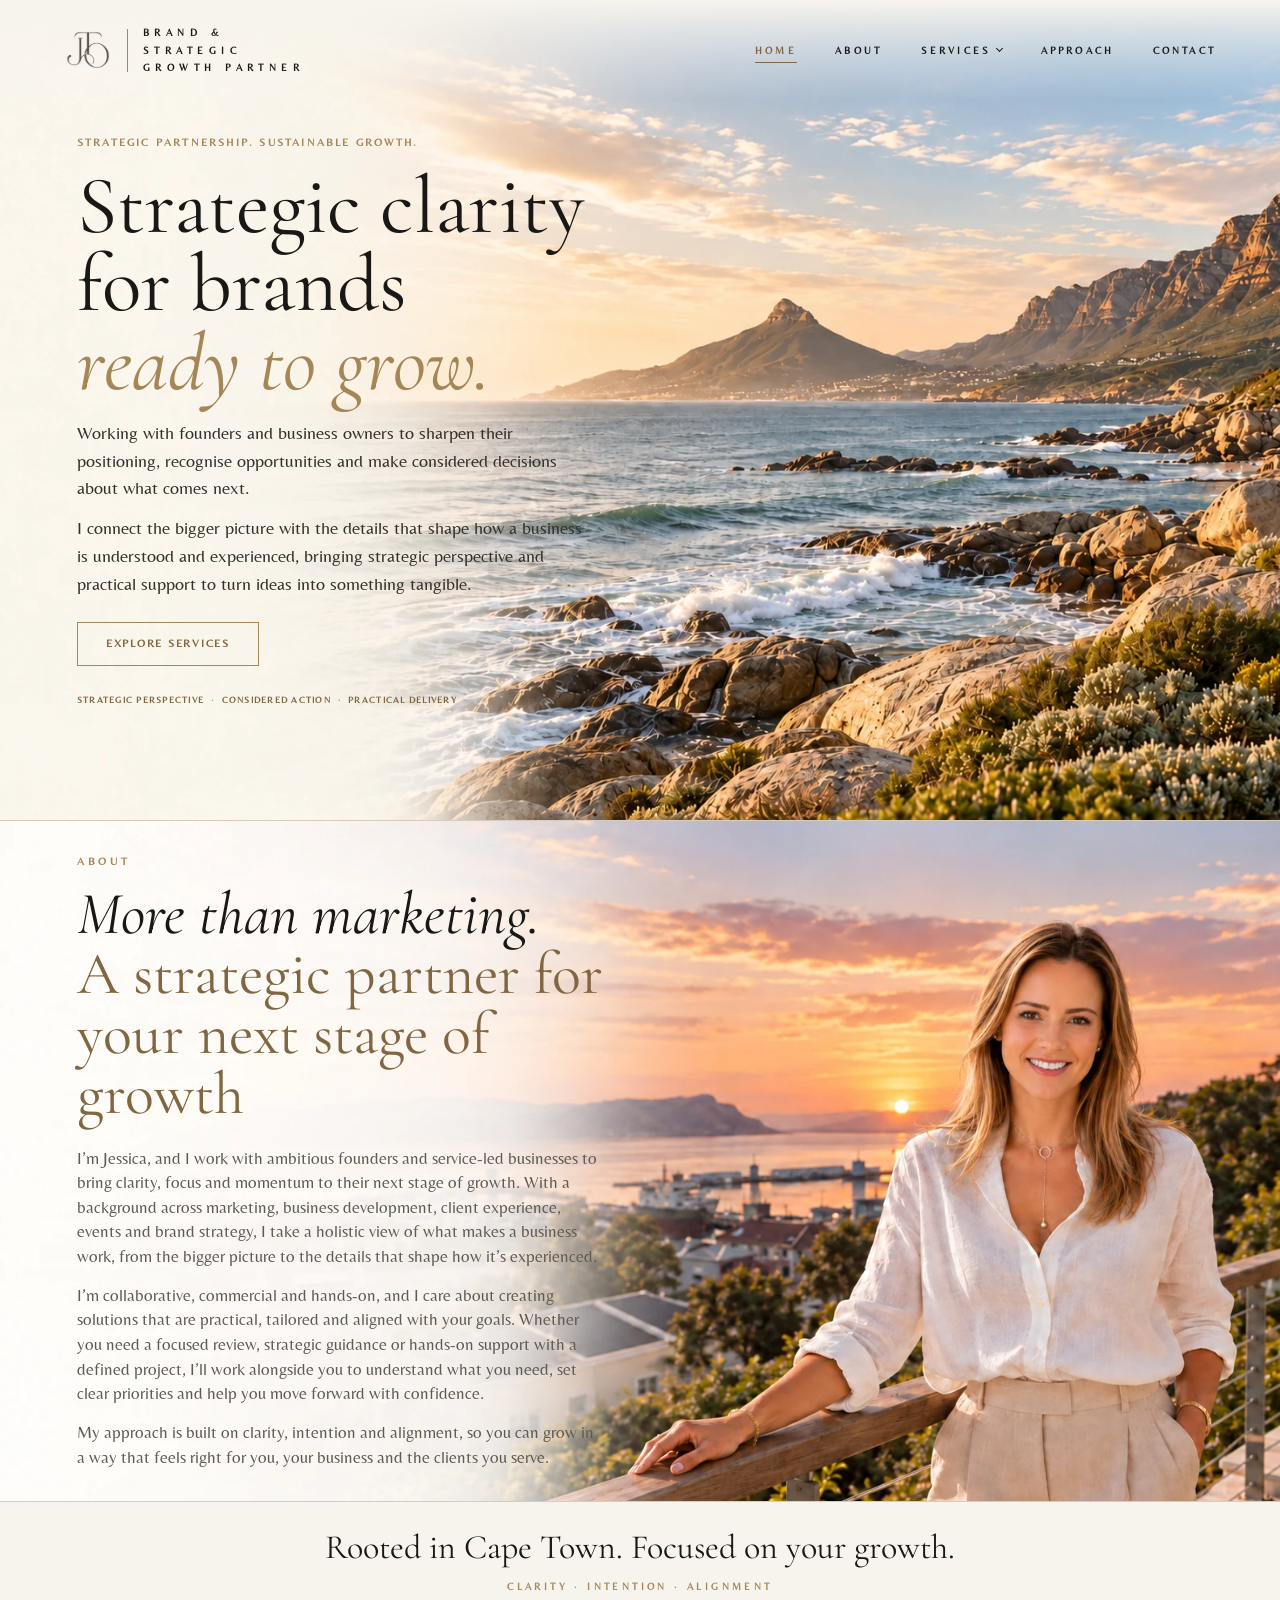
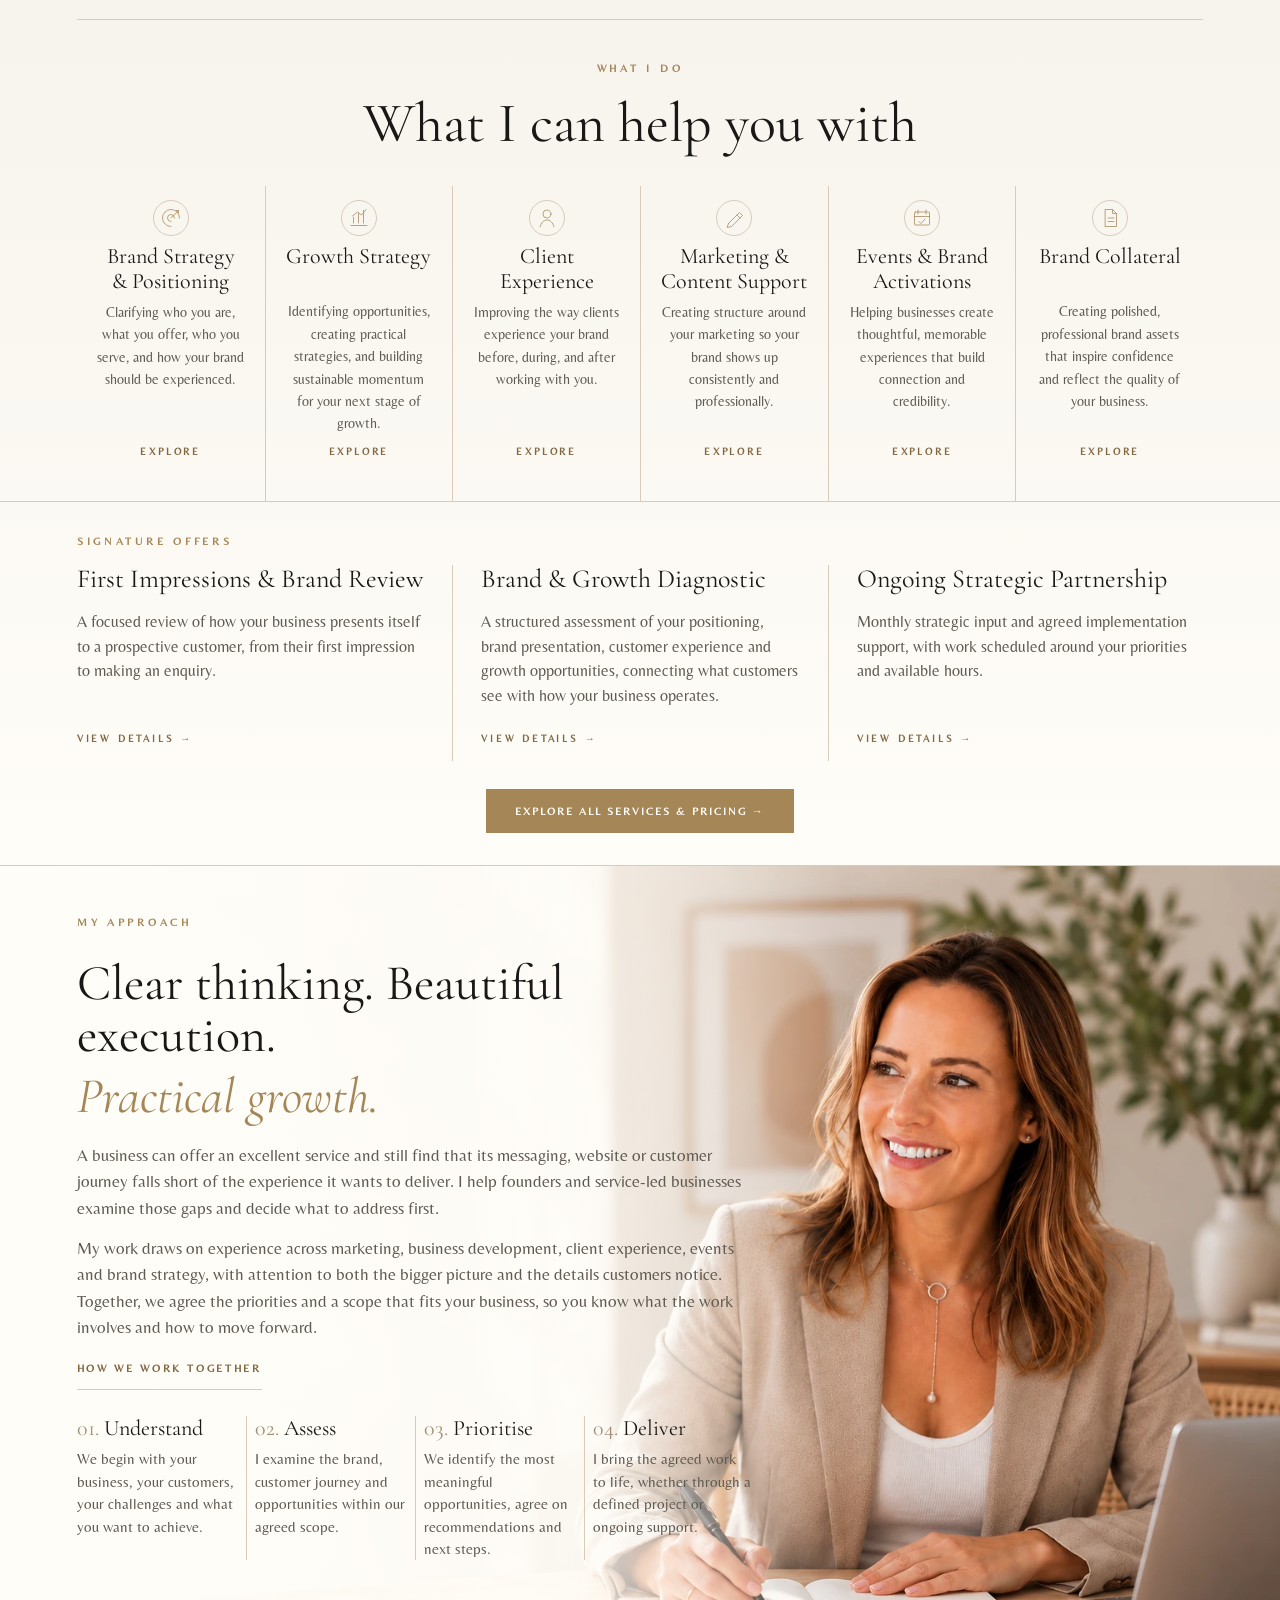
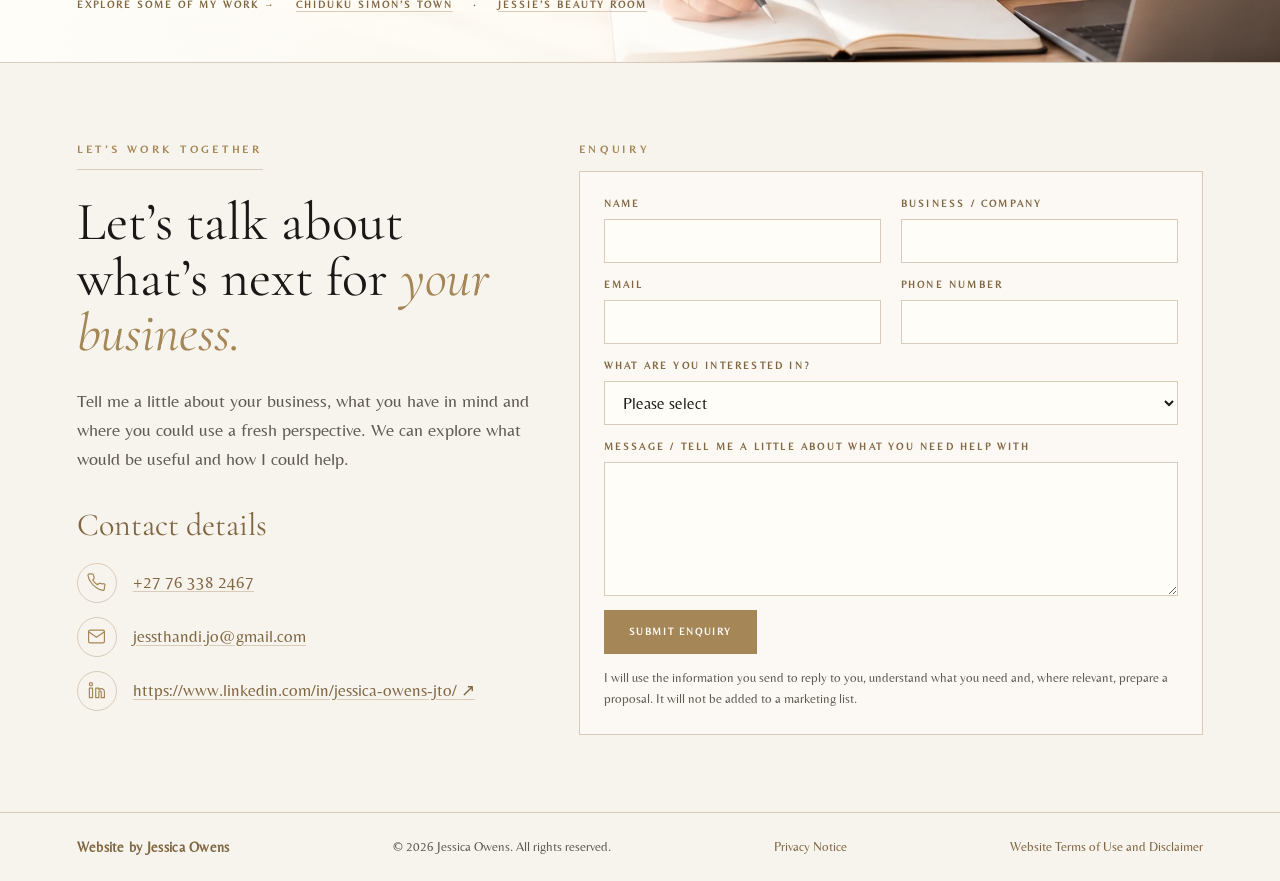
<file: index.html>
<!doctype html>
<html lang="en">
  <head>
    <meta charset="utf-8" />
    <meta name="viewport" content="width=device-width, initial-scale=1" />
    <title>Jessica Owens | Brand &amp; Strategic Growth Partner</title>
    <meta
      name="description"
      content="Cape Town-based Brand &amp; Strategic Growth Partner helping businesses strengthen their positioning, client experience and practical approach to growth."
    />
    <link rel="canonical" href="https://jessicaowens.co.za/" />
    <meta property="og:title" content="Jessica Owens | Brand &amp; Strategic Growth Partner" />
    <meta property="og:description" content="Cape Town-based Brand &amp; Strategic Growth Partner helping businesses strengthen their positioning, client experience and practical approach to growth." />
    <meta property="og:url" content="https://jessicaowens.co.za/" />
    <meta property="og:type" content="website" />
    <meta property="og:site_name" content="Jessica Owens" />
    <meta property="og:image" content="https://jessicaowens.co.za/assets/Hero_JTO_Website.png" />
    <meta property="og:image:alt" content="Cape Town coastline and mountain view in warm evening light" />
    <meta name="twitter:card" content="summary_large_image" />
    <meta name="twitter:title" content="Jessica Owens | Brand &amp; Strategic Growth Partner" />
    <meta name="twitter:description" content="Cape Town-based Brand &amp; Strategic Growth Partner helping businesses strengthen their positioning, client experience and practical approach to growth." />
    <meta name="twitter:image" content="https://jessicaowens.co.za/assets/Hero_JTO_Website.png" />
    <meta name="twitter:image:alt" content="Cape Town coastline and mountain view in warm evening light" />
    <script type="application/ld+json">
      {
        "@context": "https://schema.org",
        "@type": "Person",
        "@id": "https://jessicaowens.co.za/#jessica-owens",
        "name": "Jessica Owens",
        "url": "https://jessicaowens.co.za/",
        "jobTitle": "Brand & Strategic Growth Partner",
        "homeLocation": {
          "@type": "Place",
          "name": "Cape Town, South Africa"
        },
        "sameAs": ["https://www.linkedin.com/in/jessica-owens-jto/"]
      }
    </script>
    <link rel="icon" href="/favicon.ico" sizes="any" />
    <link rel="icon" href="/favicon.svg" type="image/svg+xml" />
    <link rel="icon" type="image/png" sizes="32x32" href="/favicon-32x32.png" />
    <link rel="icon" type="image/png" sizes="16x16" href="/favicon-16x16.png" />
    <link rel="apple-touch-icon" sizes="180x180" href="/apple-touch-icon.png" />
    <link rel="manifest" href="/site.webmanifest" />
    <link rel="preload" as="font" href="assets/fonts/belleza-regular.ttf" type="font/ttf" crossorigin />
    <link rel="preload" as="font" href="assets/fonts/cormorant-regular.ttf" type="font/ttf" crossorigin />
    <link
      rel="preload"
      as="image"
      href="assets/coastal-horizon.webp"
      type="image/webp"
      fetchpriority="high"
    />
    <link rel="stylesheet" href="styles.css" />
  </head>
  <body>
    <header class="site-header" data-header>
      <a class="brand" href="#top" aria-label="Jessica Owens, Brand &amp; Strategic Growth Partner home">
        <span class="brand-mark">
          <img src="assets/jto-monogram-112.webp" alt="JTO" width="112" height="99" loading="eager" decoding="async" />
        </span>
        <span class="brand-divider"></span>
        <span class="brand-text">Brand &amp;<br />Strategic<br />Growth Partner</span>
      </a>

      <button class="nav-toggle" type="button" aria-label="Open navigation" aria-expanded="false" data-nav-toggle>
        <span></span>
        <span></span>
      </button>

      <nav class="site-nav" data-nav>
        <a href="#top">Home</a>
        <a href="#about">About</a>
        <div class="nav-dropdown" data-services-nav>
          <button class="nav-services-toggle" type="button" aria-expanded="false" aria-controls="services-navigation">Services<span class="nav-chevron" aria-hidden="true"></span></button>
          <div class="nav-dropdown-menu" id="services-navigation" hidden>
            <a href="#services">What I Do</a>
            <a href="/services-pricing">Explore All Services &amp; Pricing</a>
          </div>
        </div>
        <a href="#approach">Approach</a>
        <a href="#contact">Contact</a>
      </nav>
    </header>

    <main id="top">
      <section class="hero" aria-labelledby="hero-title">
        <div class="hero-copy">
          <p class="eyebrow">STRATEGIC PARTNERSHIP. SUSTAINABLE GROWTH.</p>
          <h1 id="hero-title">
            Strategic clarity<br />
            for brands<br />
            <em>ready to grow.</em>
          </h1>
          <div class="intro">
            <p>Working with founders and business owners to sharpen their positioning, recognise opportunities and make considered decisions about what comes next.</p>
            <p>I connect the bigger picture with the details that shape how a business is understood and experienced, bringing strategic perspective and practical support to turn ideas into something tangible.</p>
          </div>
          <div class="button-row">
            <a class="button button-ghost" href="#services">Explore Services</a>
          </div>
          <p class="location-line"><span>STRATEGIC PERSPECTIVE</span><span>CONSIDERED ACTION</span><span>PRACTICAL DELIVERY</span></p>
        </div>
        <div class="hero-media" aria-label="Cape Town coastline and mountain view">
          <picture class="hero-picture">
            <source
              type="image/webp"
              srcset="assets/coastal-horizon.webp"
            />
            <img
              src="assets/coastal-horizon-master.png"
              alt=""
              width="1672"
              height="941"
              loading="eager"
              fetchpriority="high"
              decoding="async"
            />
          </picture>
        </div>
      </section>

      <section class="about-section about-feature" id="about" aria-labelledby="about-title">
        <picture class="about-background">
          <source type="image/webp" srcset="assets/about-simons-town-portrait.webp" />
          <img
            src="assets/about-simons-town-portrait-master.png"
            alt="Jessica Owens overlooking the Cape Town coast at sunset"
            width="1584"
            height="993"
            loading="lazy"
            decoding="async"
          />
        </picture>
        <div class="about-copy">
          <p class="eyebrow">About</p>
          <h2 id="about-title">
            <i>More than marketing.</i><br />
            <em>A strategic partner for your next stage of growth</em>
          </h2>
          <p>
            I’m Jessica, and I work with ambitious founders and service-led businesses to bring clarity, focus and momentum to their next stage of growth. With a background across marketing, business development, client experience, events and brand strategy, I take a holistic view of what makes a business work, from the bigger picture to the details that shape how it’s experienced.
          </p>
          <p>
            I’m collaborative, commercial and hands-on, and I care about creating solutions that are practical, tailored and aligned with your goals. Whether you need a focused review, strategic guidance or hands-on support with a defined project, I’ll work alongside you to understand what you need, set clear priorities and help you move forward with confidence.
          </p>
          <p>
            My approach is built on clarity, intention and alignment, so you can grow in a way that feels right for you, your business and the clients you serve.
          </p>
        </div>
      </section>

      <section class="cape-band about-closing" aria-label="Cape Town perspective">
        <div>
          <h2>Rooted in Cape Town. Focused on your growth.</h2>
          <p class="eyebrow">CLARITY &middot; INTENTION &middot; ALIGNMENT</p>
        </div>
      </section>

      <section class="services-section" id="services" aria-labelledby="services-title">
        <p class="eyebrow centered">What I Do</p>
        <h2 id="services-title">What I can help you with</h2>
        <div class="service-grid">
          <article class="service-card">
            <button class="card-trigger" type="button" data-panel-trigger="brand-strategy" aria-expanded="false" aria-controls="panel-brand-strategy">
              <svg viewBox="0 0 48 48" aria-hidden="true">
                <path d="M24 41a17 17 0 1 1 17-17" />
                <path d="M24 31a7 7 0 1 1 7-7" />
                <path d="M24 24 39 9" />
                <path d="m34 9 5 0 0 5" />
              </svg>
              <h3>Brand Strategy &amp; Positioning</h3>
              <p>Clarifying who you are, what you offer, who you serve, and how your brand should be experienced.</p>
              <span class="text-link">Explore</span>
            </button>
          </article>
          <article class="service-card">
            <button class="card-trigger" type="button" data-panel-trigger="growth-strategy" aria-expanded="false" aria-controls="panel-growth-strategy">
              <svg viewBox="0 0 48 48" aria-hidden="true">
                <path d="M8 39h32" />
                <path d="M13 34V23" />
                <path d="M23 34V15" />
                <path d="M33 34V9" />
                <path d="M11 20 21 12l8 6 9-11" />
              </svg>
              <h3>Growth Strategy</h3>
              <p>Identifying opportunities, creating practical strategies, and building sustainable momentum for your next stage of growth.</p>
              <span class="text-link">Explore</span>
            </button>
          </article>
          <article class="service-card">
            <button class="card-trigger" type="button" data-panel-trigger="client-experience" aria-expanded="false" aria-controls="panel-client-experience">
              <svg viewBox="0 0 48 48" aria-hidden="true">
                <circle cx="24" cy="16" r="8" />
                <path d="M10 42c2-9 8-14 14-14s12 5 14 14" />
              </svg>
              <h3>Client Experience</h3>
              <p>Improving the way clients experience your brand before, during, and after working with you.</p>
              <span class="text-link">Explore</span>
            </button>
          </article>
          <article class="service-card">
            <button class="card-trigger" type="button" data-panel-trigger="marketing-content" aria-expanded="false" aria-controls="panel-marketing-content">
              <svg viewBox="0 0 48 48" aria-hidden="true">
                <path d="M13 35 35 13l6 6-22 22-9 2 3-8Z" />
                <path d="m30 18 6 6" />
              </svg>
              <h3>Marketing &amp; Content Support</h3>
              <p>Creating structure around your marketing so your brand shows up consistently and professionally.</p>
              <span class="text-link">Explore</span>
            </button>
          </article>
          <article class="service-card">
            <button class="card-trigger" type="button" data-panel-trigger="events-activations" aria-expanded="false" aria-controls="panel-events-activations">
              <svg viewBox="0 0 48 48" aria-hidden="true">
                <rect x="9" y="12" width="30" height="26" rx="2" />
                <path d="M16 8v8" />
                <path d="M32 8v8" />
                <path d="M9 21h30" />
                <path d="m18 31 4 4 8-9" />
              </svg>
              <h3>Events &amp; Brand Activations</h3>
              <p>Helping businesses create thoughtful, memorable experiences that build connection and credibility.</p>
              <span class="text-link">Explore</span>
            </button>
          </article>
          <article class="service-card">
            <button class="card-trigger" type="button" data-panel-trigger="brand-collateral" aria-expanded="false" aria-controls="panel-brand-collateral">
              <svg viewBox="0 0 48 48" aria-hidden="true">
                <path d="M15 7h14l8 8v26H15Z" />
                <path d="M29 7v8h8" />
                <path d="M20 24h12" />
                <path d="M20 31h12" />
              </svg>
              <h3>Brand Collateral</h3>
              <p>Creating polished, professional brand assets that inspire confidence and reflect the quality of your business.</p>
              <span class="text-link">Explore</span>
            </button>
          </article>
        </div>
        <div class="panel-region service-panels" data-panel-region="services">
          <article class="detail-panel" id="panel-brand-strategy" data-panel="brand-strategy" hidden>
            <button class="panel-close" type="button" data-panel-close aria-label="Close expanded service">Close</button>
            <div class="panel-copy">
              <p class="service-hook">Brand Strategy &amp; Positioning</p>
              <p>Define who your business serves, what it offers and how to communicate its value. This work gives your messaging and customer touchpoints a shared direction, whether you are launching or repositioning.</p>
            </div>
            <div class="panel-list">
              <p>Relevant deliverables may include:</p>
              <ul>
                <li>Brand positioning</li>
                <li>Value proposition</li>
                <li>Brand messaging</li>
                <li>Brand personality</li>
                <li>Tone of voice</li>
                <li>Strategic recommendations</li>
              </ul>
            </div>
          </article>
          <article class="detail-panel" id="panel-growth-strategy" data-panel="growth-strategy" hidden>
            <button class="panel-close" type="button" data-panel-close aria-label="Close expanded service">Close</button>
            <div class="panel-copy">
              <p class="service-hook">Growth Strategy</p>
              <p>Assess where your next opportunities lie and what it would take to pursue them. We consider your offers, market and capacity, then identify practical priorities for business development and implementation.</p>
            </div>
            <div class="panel-list">
              <p>Relevant deliverables may include:</p>
              <ul>
                <li>Business growth strategy</li>
                <li>Opportunity identification</li>
                <li>Service development</li>
                <li>Strategic partnerships</li>
                <li>Business development</li>
                <li>Implementation planning</li>
              </ul>
            </div>
          </article>
          <article class="detail-panel" id="panel-client-experience" data-panel="client-experience" hidden>
            <button class="panel-close" type="button" data-panel-close aria-label="Close expanded service">Close</button>
            <div class="panel-copy">
              <p class="service-hook">Client Experience</p>
              <p>Review the journey from first enquiry to follow-up, identifying friction in communication, onboarding and service delivery. Recommendations focus on making the experience easier for customers and more manageable for your business.</p>
            </div>
            <div class="panel-list">
              <p>Relevant deliverables may include:</p>
              <ul>
                <li>Client journey mapping</li>
                <li>Customer touchpoint reviews</li>
                <li>Client onboarding</li>
                <li>Communication strategy</li>
                <li>Service experience improvements</li>
                <li>Retention, feedback and review recommendations</li>
              </ul>
            </div>
          </article>
          <article class="detail-panel" id="panel-marketing-content" data-panel="marketing-content" hidden>
            <button class="panel-close" type="button" data-panel-close aria-label="Close expanded service">Close</button>
            <div class="panel-copy">
              <p class="service-hook">Marketing &amp; Content Support</p>
              <p>Plan what to communicate, where to publish and how to maintain a workable schedule. Support can cover a defined campaign, website copy or ongoing content priorities, with deliverables agreed before work begins.</p>
            </div>
            <div class="panel-list">
              <p>Relevant deliverables may include:</p>
              <ul>
                <li>Marketing strategy</li>
                <li>Content planning</li>
                <li>LinkedIn support</li>
                <li>Website copy</li>
                <li>Email marketing and newsletter planning</li>
                <li>Social media guidance</li>
                <li>Campaign planning</li>
              </ul>
            </div>
          </article>
          <article class="detail-panel" id="panel-events-activations" data-panel="events-activations" hidden>
            <button class="panel-close" type="button" data-panel-close aria-label="Close expanded service">Close</button>
            <div class="panel-copy">
              <p class="service-hook">Events &amp; Brand Activations</p>
              <p>Shape an event or activation around its audience, purpose and the experience you want to deliver. Support covers planning and brand presentation for client gatherings, networking and corporate occasions.</p>
            </div>
            <div class="panel-list">
              <p>Relevant deliverables may include:</p>
              <ul>
                <li>Client events</li>
                <li>Brand activations</li>
                <li>Networking events</li>
                <li>Corporate hospitality</li>
                <li>Conference planning</li>
                <li>Awards, recognition and sponsorship planning</li>
                <li>Event branding and collateral</li>
              </ul>
            </div>
          </article>
          <article class="detail-panel" id="panel-brand-collateral" data-panel="brand-collateral" hidden>
            <button class="panel-close" type="button" data-panel-close aria-label="Close expanded service">Close</button>
            <div class="panel-copy">
              <p class="service-hook">Brand Collateral</p>
              <p>Develop the documents and presentation materials your business uses to introduce itself, explain an offer or support a sale. Each asset follows your existing brand direction and is tailored to its intended audience.</p>
            </div>
            <div class="panel-list">
              <p>Relevant deliverables may include:</p>
              <ul>
                <li>Company profiles</li>
                <li>Proposals</li>
                <li>Pitch decks and presentations</li>
                <li>Brochures</li>
                <li>Brand templates</li>
                <li>Corporate stationery and client-facing documents</li>
              </ul>
            </div>
          </article>
        </div>
        <div class="featured-offers" aria-labelledby="featured-offers-title">
          <p class="eyebrow" id="featured-offers-title">Signature Offers</p>
          <div class="featured-offer-grid">
            <article class="offer-card">
              <h3>First Impressions &amp; Brand Review</h3>
              <p>A focused review of how your business presents itself to a prospective customer, from their first impression to making an enquiry.</p>
              <a class="text-link" href="/services-pricing#brand-customer-experience-review">View Details &rarr;</a>
            </article>
            <article class="offer-card" id="diagnostic">
              <h3>Brand &amp; Growth Diagnostic</h3>
              <p>A structured assessment of your positioning, brand presentation, customer experience and growth opportunities, connecting what customers see with how your business operates.</p>
              <a class="text-link" href="/services-pricing#brand-growth-diagnostic">View Details &rarr;</a>
            </article>
            <article class="offer-card partnership-card">
              <h3>Ongoing Strategic Partnership</h3>
              <p>Monthly strategic input and agreed implementation support, with work scheduled around your priorities and available hours.</p>
              <a class="text-link" href="/services-pricing#ongoing-strategic-partnership">View Details &rarr;</a>
            </article>
          </div>
          <p class="approach-pricing-link"><a class="button button-ghost" href="/services-pricing">EXPLORE ALL SERVICES &amp; PRICING &rarr;</a></p>
        </div>
      </section>

      <section class="approach-section approach-feature" id="approach" aria-labelledby="approach-title">
        <div class="approach-copy">
          <p class="eyebrow">My Approach</p>
          <h2 id="approach-title">Clear thinking. Beautiful execution.<em>Practical growth.</em></h2>
          <div class="process-introduction">
            <p>A business can offer an excellent service and still find that its messaging, website or customer journey falls short of the experience it wants to deliver. I help founders and service-led businesses examine those gaps and decide what to address first.</p>
            <p>My work draws on experience across marketing, business development, client experience, events and brand strategy, with attention to both the bigger picture and the details customers notice. Together, we agree the priorities and a scope that fits your business, so you know what the work involves and how to move forward.</p>
          </div>
          <h3 class="eyebrow">How we work together</h3>
          <ol class="engagement-steps" role="list">
            <li><h4>Understand</h4><p>We begin with your business, your customers, your challenges and what you want to achieve.</p></li>
            <li><h4>Assess</h4><p>I examine the brand, customer journey and opportunities within our agreed scope.</p></li>
            <li><h4>Prioritise</h4><p>We identify the most meaningful opportunities, agree on recommendations and next steps.</p></li>
            <li><h4>Deliver</h4><p>I bring the agreed work to life, whether through a defined project or ongoing support.</p></li>
          </ol>
        </div>
        <picture class="approach-background">
          <source type="image/webp" srcset="assets/approach-light-filled-desk.webp" />
          <img
            src="assets/approach-light-filled-desk-master.png"
            alt="Jessica Owens smiling as she writes in a notebook beside her laptop"
            width="1536"
            height="1024"
            loading="lazy"
            decoding="async"
          />
        </picture>
        <p class="portfolio-line">
          <span>EXPLORE SOME OF MY WORK &rarr;</span>
          <span class="portfolio-projects">
            <a href="https://chiduku-simons-town.netlify.app/" target="_blank" rel="noopener noreferrer" aria-label="Explore Chiduku Simon's Town website (opens in a new tab)">CHIDUKU SIMON&rsquo;S TOWN</a>
            <span class="portfolio-separator" aria-hidden="true">&middot;</span>
            <a href="https://jessies-beauty-room.netlify.app/" target="_blank" rel="noopener noreferrer" aria-label="Explore Jessie's Beauty Room website (opens in a new tab)">JESSIE&rsquo;S BEAUTY ROOM</a>
          </span>
        </p>
      </section>

      <section class="contact-enquiry contact-refined" id="contact" aria-labelledby="contact-title">
        <div class="contact-invitation">
          <p class="eyebrow">Let&rsquo;s Work Together</p>
          <h2 id="contact-title">Let&rsquo;s talk about what&rsquo;s next for <em>your business.</em></h2>
          <p class="contact-introduction">Tell me a little about your business, what you have in mind and where you could use a fresh perspective. We can explore what would be useful and how I could help.</p>
          <div class="connection-details">
            <h3>Contact details</h3>
            <dl>
              <dt class="contact-label">Phone:</dt>
              <dd><a href="tel:+27763382467"><span class="contact-icon" aria-hidden="true"><svg viewBox="0 0 24 24" focusable="false"><path d="M22 16.92v3a2 2 0 0 1-2.18 2A19.79 19.79 0 0 1 11.19 18a19.5 19.5 0 0 1-6-6 19.79 19.79 0 0 1-3.91-8.67A2 2 0 0 1 3.26 1h3a2 2 0 0 1 2 1.72c.12.96.36 1.9.7 2.79a2 2 0 0 1-.45 2.11L7.24 8.89a16 16 0 0 0 6 6l1.27-1.27a2 2 0 0 1 2.11-.45c.89.34 1.83.58 2.79.7A2 2 0 0 1 22 16.92Z" /></svg></span><span class="contact-link-text">+27 76 338 2467</span></a></dd>
              <dt class="contact-label">Email:</dt>
              <dd><a href="mailto:jessthandi.jo@gmail.com"><span class="contact-icon" aria-hidden="true"><svg viewBox="0 0 24 24" focusable="false"><rect x="2" y="4" width="20" height="16" rx="2" /><path d="m2 6 10 7L22 6" /></svg></span><span class="contact-link-text">jessthandi.jo@gmail.com</span></a></dd>
              <dt class="contact-label">LinkedIn:</dt>
              <dd><a href="https://www.linkedin.com/in/jessica-owens-jto/" target="_blank" rel="noopener noreferrer" aria-label="View Jessica Owens's LinkedIn profile (opens in a new tab)"><span class="contact-icon" aria-hidden="true"><svg viewBox="0 0 24 24" focusable="false"><rect x="3" y="9" width="4" height="12" /><circle cx="5" cy="4" r="2" /><path d="M11 21V9h4v2a4 4 0 0 1 7 3v7h-4v-7a1.5 1.5 0 0 0-3 0v7Z" /></svg></span><span class="contact-link-text">https://www.linkedin.com/in/jessica-owens-jto/ <span aria-hidden="true">&#8599;</span></span></a></dd>
            </dl>
          </div>
        </div>
        <div class="enquiry-area" id="enquiry" aria-labelledby="enquiry-title">
          <h3 class="eyebrow" id="enquiry-title">Enquiry</h3>
        <form
          class="enquiry-form"
          name="contact"
          method="POST"
          action="/"
          data-netlify="true"
          netlify
          netlify-honeypot="bot-field"
          data-form
        >
          <input type="hidden" name="form-name" value="contact" />
          <p hidden>
            <label>Don't fill this out: <input name="bot-field" /></label>
          </p>
          <div class="form-success" data-form-success role="status" aria-live="polite" tabindex="-1">
            Thank you. Your enquiry has been received and I'll be in touch shortly.
          </div>
          <label>
            <span>Name</span>
            <input type="text" name="name" autocomplete="name" required />
          </label>
          <label>
            <span>Business / Company</span>
            <input type="text" name="company" autocomplete="organization" />
          </label>
          <label>
            <span>Email</span>
            <input type="email" name="email" autocomplete="email" required />
          </label>
          <label>
            <span>Phone number</span>
            <input type="tel" name="phone" autocomplete="tel" />
          </label>
          <label class="form-wide">
            <span>What are you interested in?</span>
            <select name="interest" data-enquiry-select required>
              <option value="">Please select</option>
              <option value="First Impressions &amp; Brand Review">First Impressions &amp; Brand Review</option>
              <option value="Digital Presence Review">Digital Presence Review</option>
              <option value="Brand &amp; Growth Diagnostic">Brand &amp; Growth Diagnostic</option>
              <option value="Brand Building Projects">Brand Building Projects</option>
              <option value="Ongoing Strategic Partnership">Ongoing Strategic Partnership</option>
              <option value="One-Page Website">One-Page Website</option>
              <option value="Brochure Website">Brochure Website</option>
              <option value="Custom Website Projects">Custom Website Projects</option>
              <option value="Something else / Help me choose">Something else / Help me choose</option>
            </select>
          </label>
          <label class="form-wide">
            <span>Message / Tell me a little about what you need help with</span>
            <textarea name="message" rows="5" required></textarea>
          </label>
          <button class="button form-submit" type="submit">Submit Enquiry</button>
          <p class="form-note">
            I will use the information you send to reply to you, understand what you need and, where relevant, prepare a proposal. It will not be added to a marketing list.
          </p>
        </form>
        </div>
      </section>
    </main>

    <footer class="site-footer">
      <div class="footer-legal">
        <section class="footer-legal-panel" id="privacy-notice" aria-labelledby="privacy-notice-title" tabindex="-1" hidden>
          <div class="footer-panel-heading">
            <h2 id="privacy-notice-title">Privacy Notice</h2>
            <button type="button" class="footer-panel-close" data-footer-close aria-label="Close Privacy Notice">Close</button>
          </div>
          <div class="footer-legal-copy">
            <p>I am Jessica Owens, an independent consultant. I handle your personal information in line with South Africa&rsquo;s Protection of Personal Information Act (POPIA).</p>
            <p>The enquiry form asks for your name, email address, service of interest and message. These fields are required to submit an enquiry. Your business or company name and phone number are optional. I use the information you provide to respond, understand what you need and, where relevant, prepare a proposal.</p>
            <p>I do not add enquiry details to a marketing list. Please do not include confidential or sensitive personal information in your message.</p>
            <p>Netlify hosts this website and processes its enquiry forms. I use Gmail for email correspondence. These providers may process information outside South Africa.</p>
            <p>The site also uses Netlify Real User Monitoring to measure aggregated website performance. Netlify says this feature does not require browser cookies. See <a href="https://docs.netlify.com/manage/monitoring/real-user-monitoring/">Netlify&rsquo;s documentation</a>.</p>
            <p>If your enquiry does not become client work, I keep it for up to 12 months after our last contact, then delete it unless it is still active or the law requires me to keep it.</p>
            <p>You may contact me to ask what personal information I hold about you, request access or correction, or ask for deletion where appropriate. Email me at <a href="mailto:jessthandi.jo@gmail.com">jessthandi.jo@gmail.com</a>. You may also contact the <a href="https://inforegulator.org.za/">Information Regulator</a>.</p>
          </div>
        </section>
        <section class="footer-legal-panel" id="website-terms" aria-labelledby="website-terms-title" tabindex="-1" hidden>
          <div class="footer-panel-heading">
            <h2 id="website-terms-title">Website Terms of Use and Disclaimer</h2>
            <button type="button" class="footer-panel-close" data-footer-close aria-label="Close Website Terms of Use and Disclaimer">Close</button>
          </div>
          <div class="footer-legal-copy">
            <p>This website is operated by Jessica Owens, an independent consultant. These terms apply to your use of the website.</p>
            <p>The website provides general information about my consultancy and services. It is not advice tailored to your circumstances, and it is not legal, tax, accounting, financial or other regulated professional advice. Please consult an appropriately qualified professional for advice on those matters.</p>
            <p>Service descriptions, availability and prices may change. Any starting price or scope shown is indicative unless stated otherwise. An enquiry or initial conversation does not create a client engagement. Work begins only after we have agreed in writing to a proposal or service agreement, which sets out the scope, fees, timing and other terms.</p>
            <p>Business outcomes depend on many factors. I do not promise a particular result, such as revenue, sales, leads, growth or search rankings.</p>
            <p>You may browse the site and share links to it. Please do not interfere with the website, try to gain unauthorised access or use the enquiry form to send unlawful, harmful or bulk messages.</p>
            <p>Unless stated otherwise, the website&rsquo;s original text, design, branding and materials belong to me or are used with permission. Please ask before copying or using them commercially. Client names, logos and work shown remain the property of their respective owners.</p>
            <p>The website may link to third-party sites that I do not control. Their own terms and privacy notices apply. The website may also be unavailable temporarily because of maintenance or technical issues.</p>
            <p>My use of personal information is explained in the <a href="#privacy-notice" data-footer-disclosure-link>Privacy Notice</a>. These terms are governed by the laws of the Republic of South Africa. Questions about these terms can be sent to <a href="mailto:jessthandi.jo@gmail.com">jessthandi.jo@gmail.com</a>.</p>
          </div>
        </section>
      </div>
      <div class="footer-bottom">
        <p class="footer-credit">Website by <a href="https://jessicaowens.co.za/">Jessica Owens</a></p>
        <p class="footer-copyright">&copy; 2026 Jessica Owens. All rights reserved.</p>
        <button type="button" class="footer-disclosure-toggle" aria-expanded="false" aria-controls="privacy-notice">Privacy Notice</button>
        <button type="button" class="footer-disclosure-toggle" aria-expanded="false" aria-controls="website-terms">Website Terms of Use and Disclaimer</button>
      </div>
    </footer>

    <script src="script.js" defer></script>
  </body>
</html>
</file>
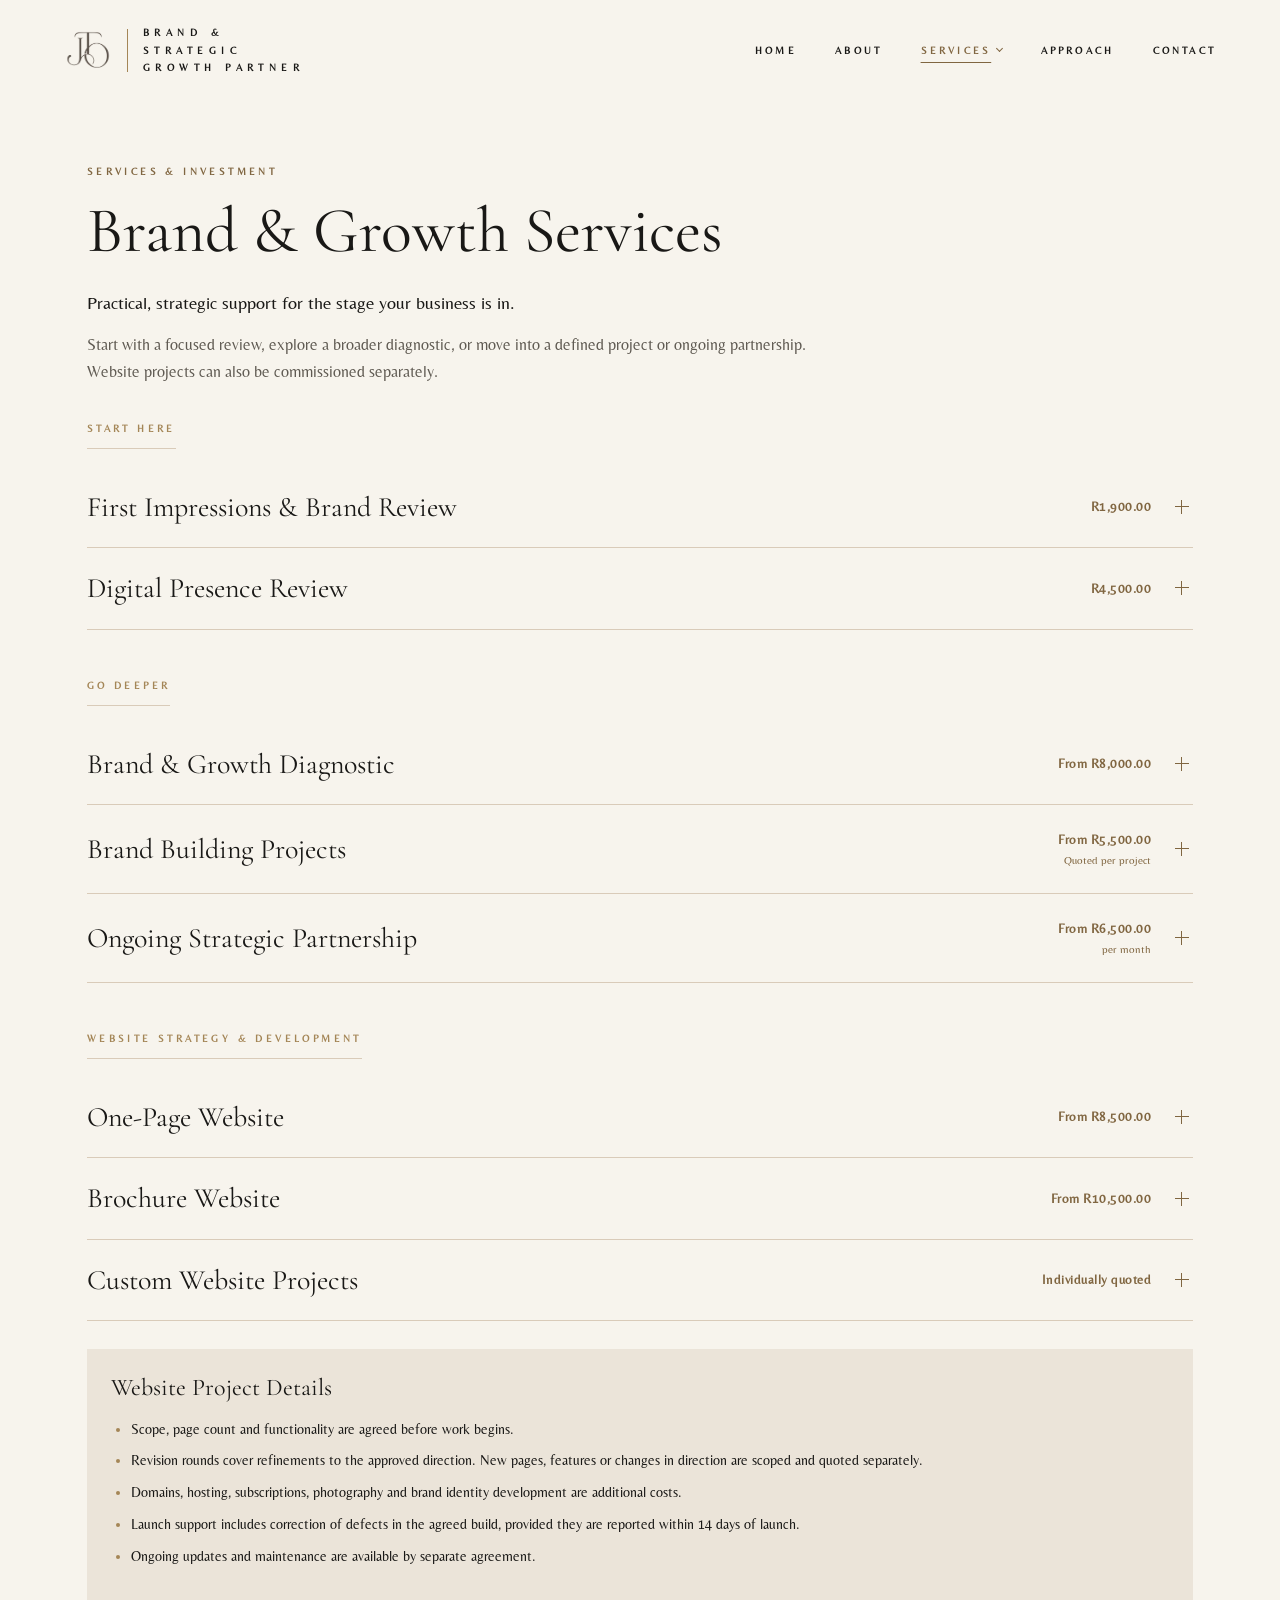
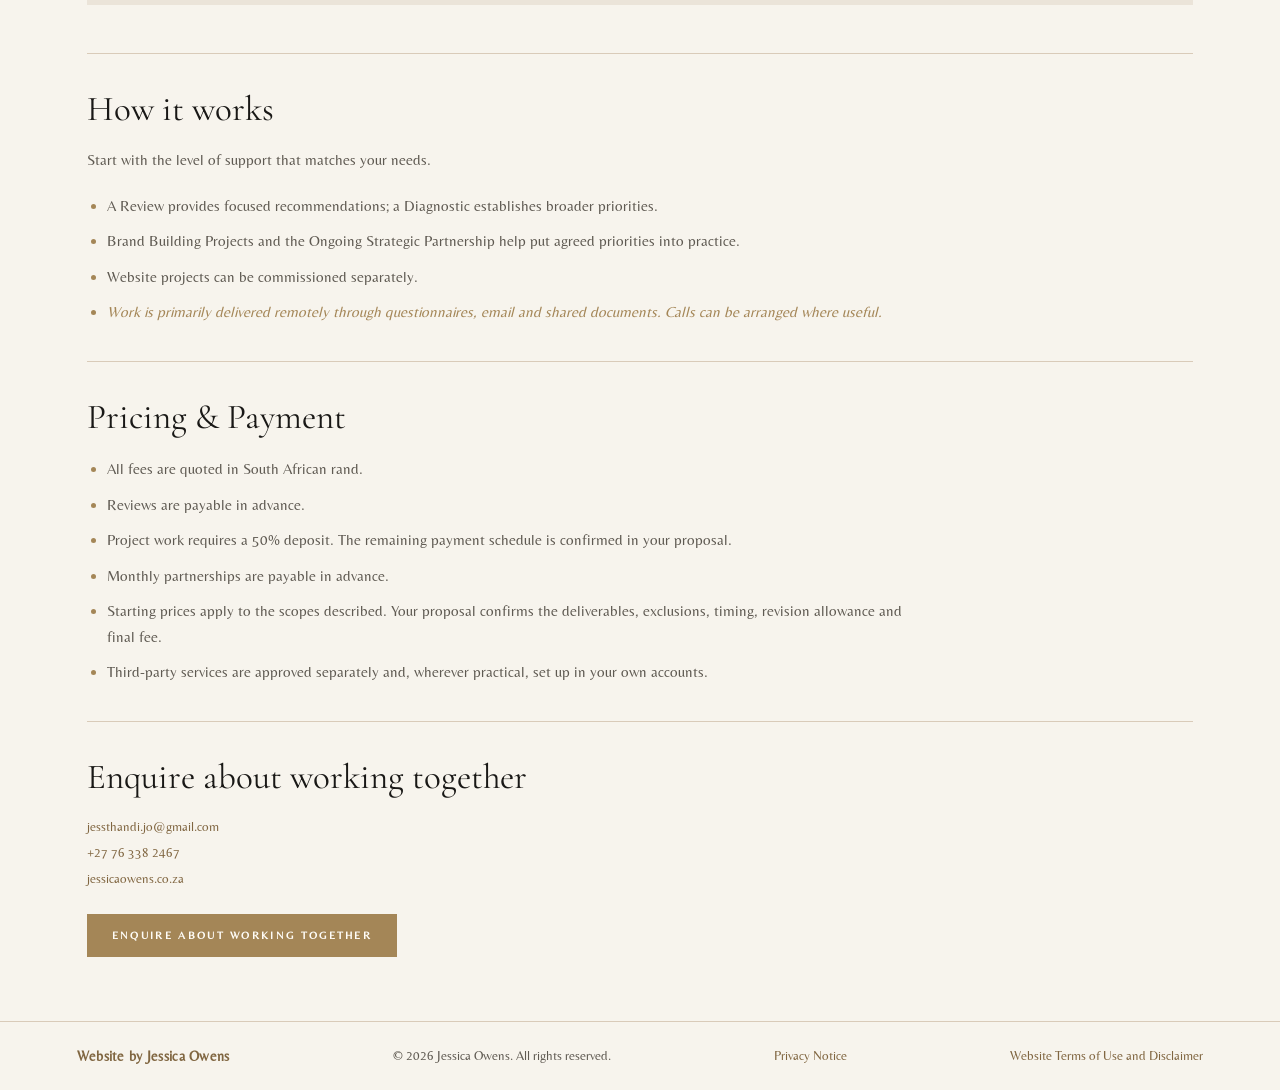
<file: services-pricing.html>
<!doctype html>
<html lang="en">
  <head>
    <meta charset="utf-8" />
    <meta name="viewport" content="width=device-width, initial-scale=1" />
    <title>Services &amp; Pricing | Jessica Owens</title>
    <meta name="description" content="Explore Jessica Owens' brand and growth reviews, strategic support and website services, with scopes and pricing in South African rand." />
    <link rel="canonical" href="https://jessicaowens.co.za/services-pricing" />
    <link rel="icon" href="/favicon.ico" sizes="any" />
    <link rel="icon" href="/favicon.svg" type="image/svg+xml" />
    <link rel="icon" type="image/png" sizes="32x32" href="/favicon-32x32.png" />
    <link rel="icon" type="image/png" sizes="16x16" href="/favicon-16x16.png" />
    <link rel="apple-touch-icon" sizes="180x180" href="/apple-touch-icon.png" />
    <link rel="manifest" href="/site.webmanifest" />
    <link rel="preload" as="font" href="assets/fonts/belleza-regular.ttf" type="font/ttf" crossorigin />
    <link rel="preload" as="font" href="assets/fonts/cormorant-regular.ttf" type="font/ttf" crossorigin />
    <link rel="stylesheet" href="styles.css" />
  </head>
  <body class="pricing-page">
    <header class="site-header" data-header>
      <a class="brand" href="/" aria-label="Jessica Owens, Brand &amp; Strategic Growth Partner home">
        <span class="brand-mark"><img src="assets/jto-monogram-112.webp" alt="JTO" width="112" height="99" loading="eager" decoding="async" /></span>
        <span class="brand-divider"></span>
        <span class="brand-text">Brand &amp;<br />Strategic<br />Growth Partner</span>
      </a>
      <button class="nav-toggle" type="button" aria-label="Open navigation" aria-expanded="false" data-nav-toggle><span></span><span></span></button>
      <nav class="site-nav" data-nav>
        <a href="/#top">Home</a><a href="/#about">About</a>
        <div class="nav-dropdown" data-services-nav>
          <button class="nav-services-toggle" type="button" aria-expanded="false" aria-controls="services-navigation">Services<span class="nav-chevron" aria-hidden="true"></span></button>
          <div class="nav-dropdown-menu" id="services-navigation" hidden>
            <a href="/#services">What I Do</a>
            <a href="/services-pricing" aria-current="page">Explore All Services &amp; Pricing</a>
          </div>
        </div>
        <a href="/#approach">Approach</a><a href="/#contact">Contact</a>
      </nav>
    </header>
    <main class="pricing-content">
      <header class="pricing-intro">
        <p class="eyebrow">Services &amp; Investment</p>
        <h1>Brand &amp; Growth Services</h1>
        <p class="pricing-lead">Practical, strategic support for the stage your business is in.</p>
        <p>Start with a focused review, explore a broader diagnostic, or move into a defined project or ongoing partnership. Website projects can also be commissioned separately.</p>
      </header>

      <section class="pricing-group" aria-labelledby="start-here-title">
        <h2 class="eyebrow" id="start-here-title">Start Here</h2>
        <details class="pricing-offer" id="brand-customer-experience-review">
          <summary><span class="pricing-name">First Impressions &amp; Brand Review</span><span class="pricing-price">R1,900.00</span><span class="pricing-icon" aria-hidden="true"></span></summary>
          <div class="pricing-details">
            <p>A focused review of how your business presents itself to a prospective customer, from their first impression to making an enquiry.</p>
            <p>Includes:</p>
            <ul><li>A short questionnaire to understand your business and priorities.</li><li>Review of your website homepage, one enquiry or booking pathway, and your Google Business Profile where available.</li><li>A concise two-page report outlining what&rsquo;s working, where a potential customer might get confused or stuck, and three practical improvements to prioritise.</li><li>One round of follow-up by email to clarify the report.</li></ul>
            <p>Delivered remotely within five working days of receiving your completed questionnaire and required information.</p>
            <p>This review covers one business and one enquiry or booking pathway.</p>
            <p>Competitor research, a wider digital review and help carrying out the recommended improvements are quoted separately.</p>
            <a class="pricing-enquiry-link" href="https://jessicaowens.co.za/?interest=First%20Impressions%20%26%20Brand%20Review#enquiry">Enquire about this review &rarr;</a>
          </div>
        </details>
        <details class="pricing-offer">
          <summary><span class="pricing-name">Digital Presence Review</span><span class="pricing-price">R4,500.00</span><span class="pricing-icon" aria-hidden="true"></span></summary>
          <div class="pricing-details">
            <p>A broader assessment of how clearly and consistently your business appears across its main digital channels, and how easily potential customers can take the next step.</p>
            <p>Includes:</p>
            <ul><li>A short questionnaire to understand your business and priorities.</li><li>Review of up to five website pages, one Google Business Profile and up to two social media channels.</li><li>Assessment of messaging, brand consistency, customer confidence and the enquiry journey.</li><li>A written report with prioritised recommendations.</li><li>One round of clarification by email.</li></ul>
            <p>Delivered remotely within seven working days of receiving the required information.</p>
            <p>Recommendations are based on publicly visible content and information you provide. Technical SEO testing, account configuration and implementation are quoted separately.</p>
            <a class="pricing-enquiry-link" href="https://jessicaowens.co.za/?interest=Digital%20Presence%20Review#enquiry">Enquire about this review &rarr;</a>
          </div>
        </details>
      </section>

      <section class="pricing-group" aria-labelledby="go-deeper-title">
        <h2 class="eyebrow" id="go-deeper-title">Go Deeper</h2>
        <details class="pricing-offer" id="brand-growth-diagnostic">
          <summary><span class="pricing-name">Brand &amp; Growth Diagnostic</span><span class="pricing-price">From R8,000.00</span><span class="pricing-icon" aria-hidden="true"></span></summary>
          <div class="pricing-details">
            <p>A structured assessment of your positioning, brand presentation, customer experience and growth opportunities, connecting what customers see with how your business operates.</p>
            <p>Includes:</p>
            <ul><li>A detailed business questionnaire and written follow-up questions.</li><li>The Digital Presence Review.</li><li>Review of your key audiences, offer clarity and customer touchpoints.</li><li>A focused comparison with up to three relevant competitors.</li><li>A strategic findings report.</li><li>A prioritised 60-day action plan and outline of longer-term opportunities.</li><li>One round of clarification and factual corrections.</li></ul>
            <p>The starting scope covers one business, one core offer or closely related offer group, and one primary market.</p>
            <p>Typically delivered within two to three weeks of receiving the required information. Final scope and timing are confirmed in your proposal.</p>
            <a class="pricing-enquiry-link" href="https://jessicaowens.co.za/?interest=Brand%20%26%20Growth%20Diagnostic#enquiry">Enquire about this diagnostic &rarr;</a>
          </div>
        </details>
        <details class="pricing-offer">
          <summary><span class="pricing-name">Brand Building Projects</span><span class="pricing-price">From R5,500.00<small>Quoted per project</small></span><span class="pricing-icon" aria-hidden="true"></span></summary>
          <div class="pricing-details">
            <p>Practical support to put agreed brand and growth priorities into action.</p>
            <p>Examples include refreshing brand materials, improving website content and enquiry steps, preparing customer emails and messages, or developing a focused campaign.</p>
            <p>Each proposal sets out the deliverables, inputs needed, revision allowance, timeline and fee. Projects may follow a Diagnostic. Clearly defined standalone briefs are also welcome.</p>
            <a class="pricing-enquiry-link" href="https://jessicaowens.co.za/?interest=Brand%20Building%20Projects#enquiry">Enquire about Brand Building Projects &rarr;</a>
          </div>
        </details>
        <details class="pricing-offer" id="ongoing-strategic-partnership">
          <summary><span class="pricing-name">Ongoing Strategic Partnership</span><span class="pricing-price">From R6,500.00<small>per month</small></span><span class="pricing-icon" aria-hidden="true"></span></summary>
          <div class="pricing-details">
            <p>Ongoing strategic guidance and agreed hands-on support to help your business stay focused and move its brand and growth priorities forward.</p>
            <p>The starting partnership includes:</p>
            <ul><li>Up to eight hours per month across review, planning, communication and agreed delivery.</li><li>A monthly written priorities plan and progress update.</li><li>Email communication, with an initial response within two working days.</li><li>Work scheduled against agreed priorities and available monthly hours.</li></ul>
            <p>Additional work requires approval before it begins. Unused hours expire at month-end. Delivery dates and revision allowances are agreed for each task.</p>
            <p>An initial three-month engagement is proposed, followed by a monthly arrangement with 30 days&rsquo; written notice. Larger monthly allocations are quoted individually.</p>
            <p>A defined brief or initial assessment establishes the scope before the partnership begins.</p>
            <a class="pricing-enquiry-link" href="https://jessicaowens.co.za/?interest=Ongoing%20Strategic%20Partnership#enquiry">Enquire about this partnership &rarr;</a>
          </div>
        </details>
      </section>

      <section class="pricing-group" aria-labelledby="websites-title">
        <h2 class="eyebrow" id="websites-title">Website Strategy &amp; Development</h2>
        <details class="pricing-offer">
          <summary><span class="pricing-name">One-Page Website</span><span class="pricing-price">From R8,500.00</span><span class="pricing-icon" aria-hidden="true"></span></summary>
          <div class="pricing-details">
            <p>A clear, professional website that brings your business&rsquo;s key information together on one easy-to-follow page.</p>
            <p>One scrolling page with up to six sections. Sections are parts of the same page that visitors scroll through. On my website, Home, About, Services, Approach and Contact are sections on the main page. Services &amp; Pricing is a separate page.</p>
            <p>Includes:</p>
            <ul><li>Organisation of your final copy and images, supplied by you.</li><li>Visual styling aligned with your existing brand.</li><li>Responsive development for desktop and mobile.</li><li>One standard enquiry form and relevant contact links.</li><li>Foundational page titles, descriptions and image optimisation.</li><li>Two consolidated revision rounds.</li><li>Launch support and a short written handover.</li></ul>
            <a class="pricing-enquiry-link" href="https://jessicaowens.co.za/?interest=One-Page%20Website#enquiry">Enquire about a one-page website &rarr;</a>
          </div>
        </details>
        <details class="pricing-offer">
          <summary><span class="pricing-name">Brochure Website</span><span class="pricing-price">From R10,500.00</span><span class="pricing-icon" aria-hidden="true"></span></summary>
          <div class="pricing-details">
            <p>A structured website for businesses that need separate pages to explain their offer and help customers enquire.</p>
            <p>Includes the One-Page Website features, adapted across up to three standard content pages:</p>
            <ul><li>Organisation of client-supplied final copy and images.</li><li>Visual styling aligned with your existing brand.</li><li>Responsive development for desktop and mobile.</li><li>One standard enquiry form and relevant contact links.</li><li>Foundational page titles, descriptions and image optimisation.</li><li>Two consolidated revision rounds.</li><li>Launch support and a short written handover.</li></ul>
            <p>The starting scope assumes a straightforward structure, client-supplied final copy and images, and one standard enquiry form.</p>
            <p class="pricing-explanation">On my website, Home, About, Services, Approach and Contact are sections on the main page. Services &amp; Pricing is a separate page with its own URL. A brochure website gives key topics your business needs, such as Home, About and Services, their own separate pages.</p>
            <a class="pricing-enquiry-link" href="https://jessicaowens.co.za/?interest=Brochure%20Website#enquiry">Enquire about a brochure website &rarr;</a>
          </div>
        </details>
        <details class="pricing-offer">
          <summary><span class="pricing-name">Custom Website Projects</span><span class="pricing-price">Individually quoted</span><span class="pricing-icon" aria-hidden="true"></span></summary>
          <div class="pricing-details">
            <p>For websites that need a more tailored scope, such as additional pages beyond a standard brochure website, substantial copywriting, product catalogue features, online booking or payment features, and other bespoke functionality.</p>
            <p>Each project is scoped to your requirements. Your proposal sets out the deliverables, timeline and fee.</p>
            <a class="pricing-enquiry-link" href="https://jessicaowens.co.za/?interest=Custom%20Website%20Projects#enquiry">Enquire about a custom website &rarr;</a>
          </div>
        </details>
        <div class="pricing-notes">
          <h3>Website Project Details</h3>
          <ul><li>Scope, page count and functionality are agreed before work begins.</li><li>Revision rounds cover refinements to the approved direction. New pages, features or changes in direction are scoped and quoted separately.</li><li>Domains, hosting, subscriptions, photography and brand identity development are additional costs.</li><li>Launch support includes correction of defects in the agreed build, provided they are reported within 14 days of launch.</li><li>Ongoing updates and maintenance are available by separate agreement.</li></ul>
        </div>
      </section>

      <section class="pricing-information" aria-labelledby="how-it-works-title">
        <h2 id="how-it-works-title">How it works</h2>
        <p>Start with the level of support that matches your needs.</p>
        <ul><li>A Review provides focused recommendations; a Diagnostic establishes broader priorities.</li><li>Brand Building Projects and the Ongoing Strategic Partnership help put agreed priorities into practice.</li><li>Website projects can be commissioned separately.</li><li><em>Work is primarily delivered remotely through questionnaires, email and shared documents. Calls can be arranged where useful.</em></li></ul>
      </section>
      <section class="pricing-information" aria-labelledby="payment-title">
        <h2 id="payment-title">Pricing &amp; Payment</h2>
        <ul><li>All fees are quoted in South African rand.</li><li>Reviews are payable in advance.</li><li>Project work requires a 50% deposit. The remaining payment schedule is confirmed in your proposal.</li><li>Monthly partnerships are payable in advance.</li><li>Starting prices apply to the scopes described. Your proposal confirms the deliverables, exclusions, timing, revision allowance and final fee.</li><li>Third-party services are approved separately and, wherever practical, set up in your own accounts.</li></ul>
      </section>
      <section class="pricing-information pricing-enquiry" aria-labelledby="pricing-enquiry-title">
        <h2 id="pricing-enquiry-title">Enquire about working together</h2>
        <div class="pricing-contact"><a href="mailto:jessthandi.jo@gmail.com">jessthandi.jo@gmail.com</a><a href="tel:+27763382467">+27 76 338 2467</a><a href="https://jessicaowens.co.za/">jessicaowens.co.za</a></div>
        <a class="button" href="https://jessicaowens.co.za/#enquiry">Enquire about working together</a>
      </section>
    </main>
    <footer class="site-footer">
      <div class="footer-legal">
        <section class="footer-legal-panel" id="privacy-notice" aria-labelledby="privacy-notice-title" tabindex="-1" hidden>
          <div class="footer-panel-heading">
            <h2 id="privacy-notice-title">Privacy Notice</h2>
            <button type="button" class="footer-panel-close" data-footer-close aria-label="Close Privacy Notice">Close</button>
          </div>
          <div class="footer-legal-copy">
            <p>I am Jessica Owens, an independent consultant. I handle your personal information in line with South Africa&rsquo;s Protection of Personal Information Act (POPIA).</p>
            <p>The enquiry form asks for your name, email address, service of interest and message. These fields are required to submit an enquiry. Your business or company name and phone number are optional. I use the information you provide to respond, understand what you need and, where relevant, prepare a proposal.</p>
            <p>I do not add enquiry details to a marketing list. Please do not include confidential or sensitive personal information in your message.</p>
            <p>Netlify hosts this website and processes its enquiry forms. I use Gmail for email correspondence. These providers may process information outside South Africa.</p>
            <p>The site also uses Netlify Real User Monitoring to measure aggregated website performance. Netlify says this feature does not require browser cookies. See <a href="https://docs.netlify.com/manage/monitoring/real-user-monitoring/">Netlify&rsquo;s documentation</a>.</p>
            <p>If your enquiry does not become client work, I keep it for up to 12 months after our last contact, then delete it unless it is still active or the law requires me to keep it.</p>
            <p>You may contact me to ask what personal information I hold about you, request access or correction, or ask for deletion where appropriate. Email me at <a href="mailto:jessthandi.jo@gmail.com">jessthandi.jo@gmail.com</a>. You may also contact the <a href="https://inforegulator.org.za/">Information Regulator</a>.</p>
          </div>
        </section>
        <section class="footer-legal-panel" id="website-terms" aria-labelledby="website-terms-title" tabindex="-1" hidden>
          <div class="footer-panel-heading">
            <h2 id="website-terms-title">Website Terms of Use and Disclaimer</h2>
            <button type="button" class="footer-panel-close" data-footer-close aria-label="Close Website Terms of Use and Disclaimer">Close</button>
          </div>
          <div class="footer-legal-copy">
            <p>This website is operated by Jessica Owens, an independent consultant. These terms apply to your use of the website.</p>
            <p>The website provides general information about my consultancy and services. It is not advice tailored to your circumstances, and it is not legal, tax, accounting, financial or other regulated professional advice. Please consult an appropriately qualified professional for advice on those matters.</p>
            <p>Service descriptions, availability and prices may change. Any starting price or scope shown is indicative unless stated otherwise. An enquiry or initial conversation does not create a client engagement. Work begins only after we have agreed in writing to a proposal or service agreement, which sets out the scope, fees, timing and other terms.</p>
            <p>Business outcomes depend on many factors. I do not promise a particular result, such as revenue, sales, leads, growth or search rankings.</p>
            <p>You may browse the site and share links to it. Please do not interfere with the website, try to gain unauthorised access or use the enquiry form to send unlawful, harmful or bulk messages.</p>
            <p>Unless stated otherwise, the website&rsquo;s original text, design, branding and materials belong to me or are used with permission. Please ask before copying or using them commercially. Client names, logos and work shown remain the property of their respective owners.</p>
            <p>The website may link to third-party sites that I do not control. Their own terms and privacy notices apply. The website may also be unavailable temporarily because of maintenance or technical issues.</p>
            <p>My use of personal information is explained in the <a href="#privacy-notice" data-footer-disclosure-link>Privacy Notice</a>. These terms are governed by the laws of the Republic of South Africa. Questions about these terms can be sent to <a href="mailto:jessthandi.jo@gmail.com">jessthandi.jo@gmail.com</a>.</p>
          </div>
        </section>
      </div>
      <div class="footer-bottom">
        <p class="footer-credit">Website by <a href="https://jessicaowens.co.za/">Jessica Owens</a></p>
        <p class="footer-copyright">&copy; 2026 Jessica Owens. All rights reserved.</p>
        <button type="button" class="footer-disclosure-toggle" aria-expanded="false" aria-controls="privacy-notice">Privacy Notice</button>
        <button type="button" class="footer-disclosure-toggle" aria-expanded="false" aria-controls="website-terms">Website Terms of Use and Disclaimer</button>
      </div>
    </footer>
    <script src="script.js" defer></script>
  </body>
</html>
</file>
<file: styles.css>
@font-face {
  font-family: Belleza;
  src: url("assets/fonts/belleza-regular.ttf") format("truetype");
  font-style: normal;
  font-weight: 400;
  font-display: swap;
}
@font-face {
  font-family: Manrope;
  src: url("assets/fonts/manrope-variable.ttf") format("truetype");
  font-style: normal;
  font-weight: 200 800;
  font-display: swap;
}
@font-face {
  font-family: "Cormorant Garamond";
  src: url("assets/fonts/cormorant-regular.ttf") format("truetype");
  font-style: normal;
  font-weight: 400;
  font-display: swap;
}
@font-face {
  font-family: "Cormorant Garamond";
  src: url("assets/fonts/cormorant-italic.ttf") format("truetype");
  font-style: italic;
  font-weight: 400;
  font-display: swap;
}
:root {
  --font-body: Belleza, "Trebuchet MS", sans-serif;
  --font-heading: "Cormorant Garamond", Georgia, serif;
  --gutter: clamp(22px, 6vw, 90px);
  --space-small: 12px;
  --space-medium: 24px;
  --space-large: 36px;
  --space-section: 48px;
  --ink: #191816;
  --muted: #5f5a52;
  --paper: #f7f4ed;
  --soft: #ebe4d9;
  --line: #d9cbb9;
  --accent: #a48657;
  --accent-dark: #806641;
  --white: #fffdf8;
  --shadow: 0 20px 54px rgba(38, 31, 22, 0.1);
  --about-label-rail: 56px;
  --about-grid: var(--about-label-rail) minmax(0, 0.9fr) minmax(0, 1.1fr);
}

* {
  box-sizing: border-box;
}

html {
  scroll-behavior: smooth;
}

body {
  margin: 0;
  background: var(--paper);
  color: var(--ink);
  font-family: var(--font-body);
  font-size: 17px;
  line-height: 1.75;
}

img {
  display: block;
  max-width: 100%;
}

a {
  color: inherit;
  text-decoration: none;
}

summary {
  list-style: none;
  cursor: pointer;
}

summary::-webkit-details-marker {
  display: none;
}

.site-header {
  position: fixed;
  inset: 0 0 auto;
  z-index: 20;
  display: flex;
  align-items: center;
  justify-content: space-between;
  gap: 32px;
  padding: 24px clamp(20px, 5vw, 76px);
  transition: background 180ms ease, box-shadow 180ms ease, padding 180ms ease;
}

.site-header.is-scrolled {
  background: rgba(247, 244, 237, 0.92);
  box-shadow: 0 16px 44px rgba(38, 31, 22, 0.08);
  padding-block: 15px;
  backdrop-filter: blur(14px);
}

.brand {
  display: grid;
  grid-template-columns: auto 1px auto;
  align-items: center;
  gap: 15px;
  letter-spacing: 0.32em;
  text-transform: uppercase;
}

.brand-mark {
  display: block;
  width: 48px;
  height: 48px;
  background: transparent;
}

.brand-mark img {
  width: 100%;
  height: 100%;
  object-fit: contain;
  filter: brightness(0.52) saturate(0.82) contrast(1.16);
  transform: none;
}

.brand-divider {
  width: 1px;
  height: 43px;
  background: var(--accent);
}

.brand-text {
  font-size: 10px;
  font-weight: 600;
  line-height: 1.75;
}

.site-nav {
  display: flex;
  align-items: center;
  gap: clamp(18px, 3vw, 42px);
  font-size: 10px;
  font-weight: 700;
  letter-spacing: 0.32em;
  text-transform: uppercase;
}

.site-nav a {
  transition: color 160ms ease;
}

.site-nav a:hover {
  color: var(--accent-dark);
}

.nav-dropdown { position: relative; }
.nav-services-toggle { display: inline-flex; align-items: center; gap: 6px; min-height: 44px; padding: 0; border: 0; background: transparent; color: inherit; font: inherit; letter-spacing: inherit; text-transform: inherit; cursor: pointer; }
.nav-services-toggle:hover { color: var(--accent-dark); }
.nav-services-toggle:focus-visible { outline: 1px solid var(--accent-dark); outline-offset: 4px; }
.nav-chevron { width: 5px; height: 5px; border-right: 1px solid currentColor; border-bottom: 1px solid currentColor; transform: translateY(-2px) rotate(45deg); }
.nav-services-toggle[aria-expanded="true"] .nav-chevron { transform: translateY(1px) rotate(225deg); }
.nav-dropdown-menu { position: absolute; top: 100%; left: 0; width: 276px; padding: 8px 12px; background: rgba(247, 244, 237, 0.82); backdrop-filter: blur(8px); letter-spacing: 0.12em; }
.nav-dropdown-menu a { display: flex; align-items: center; min-height: 44px; padding: 10px 4px; line-height: 1.6; }
@media (min-width: 861px) {
  .nav-dropdown-menu { top: calc(100% + var(--services-nav-offset, 20px)); width: max-content; padding: 4px 12px; background: #bfa982; }
  .site-nav .nav-dropdown .nav-dropdown-menu a { min-height: 36px; padding-block: 6px; white-space: nowrap; color: var(--white); }
  .site-nav .nav-dropdown-menu a:focus-visible { outline-color: var(--white); }
  .nav-dropdown-menu::before { content: ""; position: absolute; inset: calc(-1 * var(--services-nav-offset, 20px)) 0 auto; height: var(--services-nav-offset, 20px); }
}
@media (max-width: 860px) {
  .nav-services-toggle { width: 100%; padding: 13px 8px; justify-content: space-between; text-align: left; }
  .nav-dropdown-menu { position: static; width: auto; padding: 0 0 6px 12px; background: transparent; backdrop-filter: none; }
  .site-nav .nav-dropdown-menu a { padding: 10px 8px; }
}

.button {
  display: inline-flex;
  min-height: 43px;
  align-items: center;
  justify-content: center;
  padding: 0 24px;
  border: 1px solid var(--accent);
  background: var(--accent);
  color: var(--white);
  font-size: 11px;
  font-weight: 800;
  letter-spacing: 0.22em;
  line-height: 1.2;
  text-transform: uppercase;
  transition: transform 160ms ease, background 160ms ease, border-color 160ms ease;
}

.button:hover {
  background: var(--accent-dark);
  border-color: var(--accent-dark);
  transform: translateY(-1px);
}

.button-ghost {
  background: transparent;
  color: var(--accent-dark);
}

.button-small {
  min-height: 38px;
  padding-inline: 22px;
}

.nav-toggle {
  display: none;
  width: 42px;
  height: 42px;
  border: 1px solid var(--line);
  background: rgba(255, 253, 248, 0.7);
  cursor: pointer;
}

.nav-toggle span {
  display: block;
  width: 19px;
  height: 1px;
  margin: 6px auto;
  background: var(--ink);
}

.hero {
  min-height: 690px;
  display: grid;
  grid-template-columns: minmax(360px, 0.88fr) minmax(460px, 1.32fr);
  align-items: stretch;
  padding-top: 92px;
  background: linear-gradient(90deg, var(--paper) 0%, var(--paper) 42%, rgba(247, 244, 237, 0) 58%);
  overflow: hidden;
}

.hero-copy {
  z-index: 2;
  display: flex;
  flex-direction: column;
  justify-content: center;
  padding: 44px clamp(26px, 6vw, 80px) 38px;
}

.hero-media {
  position: relative;
  min-height: 598px;
  overflow: hidden;
  background: var(--paper);
}

.hero-media::before {
  content: "";
  position: absolute;
  inset: 0;
  z-index: 1;
  background: linear-gradient(90deg, var(--paper) 0%, rgba(247, 244, 237, 0.64) 23%, rgba(247, 244, 237, 0) 52%);
  pointer-events: none;
}

.hero-media::after {
  content: "";
  position: absolute;
  inset: 0 0 auto;
  height: 110px;
  z-index: 1;
  background: linear-gradient(180deg, var(--paper) 0%, rgba(247, 244, 237, 0.7) 30%, rgba(247, 244, 237, 0.22) 65%, rgba(247, 244, 237, 0) 100%);
  pointer-events: none;
}

.hero-picture,
.hero-picture img {
  position: absolute;
  inset: 0;
  width: 100%;
  height: 100%;
}

.hero-picture img {
  object-fit: cover;
  object-position: center;
}

.eyebrow {
  margin: 0 0 18px;
  color: var(--accent);
  font-size: 11px;
  font-weight: 700;
  letter-spacing: 0.34em;
  line-height: 1.5;
  text-transform: uppercase;
}

.centered {
  text-align: center;
}

h1,
h2,
h3 {
  margin: 0;
  font-family: "Cormorant Garamond", Georgia, serif;
  font-weight: 400;
  line-height: 0.95;
}

h1 {
  max-width: 560px;
  font-size: clamp(58px, 7vw, 92px);
}

h2 {
  font-size: clamp(38px, 4.6vw, 58px);
}

h3 {
  font-size: 28px;
}

em {
  color: var(--accent);
  font-style: italic;
}

.intro {
  max-width: 510px;
  margin: 30px 0;
  color: #34302b;
}

.button-row {
  display: flex;
  flex-wrap: wrap;
  gap: 20px;
}

.location-line {
  max-width: 600px;
  margin: 52px 0 0;
  color: #514b43;
  font-size: 10px;
  font-weight: 700;
  letter-spacing: 0.3em;
  line-height: 1.8;
  text-transform: uppercase;
}

.location-line span::before {
  content: "|";
  margin-inline: 15px;
  color: var(--accent);
}

.about-section {
  position: relative;
  display: grid;
  grid-template-columns: 84px minmax(300px, 450px) minmax(360px, 1fr);
  border-top: 1px solid var(--line);
  border-bottom: 1px solid var(--line);
  background: var(--white);
}

.side-label {
  display: grid;
  place-items: center;
  color: var(--accent);
  font-size: 10px;
  font-weight: 700;
  letter-spacing: 0.38em;
  text-transform: uppercase;
  writing-mode: vertical-rl;
  transform: rotate(180deg);
}

.portrait {
  margin: 0;
  background: var(--soft);
}

.portrait img {
  width: 100%;
  height: 100%;
  min-height: 620px;
  object-fit: cover;
  object-position: 52% center;
}

.about-copy {
  align-self: center;
  max-width: 820px;
  padding: clamp(46px, 6vw, 82px);
}

.about-copy h2 {
  margin-bottom: 30px;
}

.about-copy p:not(.eyebrow) {
  max-width: 720px;
  margin: 0;
  color: var(--muted);
}

.services-section {
  --services-inset: clamp(22px, 5vw, 76px);
  padding: 58px var(--services-inset) 0;
  scroll-margin-top: var(--about-header-height, 82.5px);
  background: linear-gradient(180deg, var(--paper), var(--white));
  text-align: center;
}

.services-section h2 {
  margin-bottom: 34px;
}

.portfolio-line {
  display: flex;
  flex-wrap: wrap;
  align-items: center;
  justify-content: flex-start;
  gap: 12px 24px;
  margin: 18px 0 0;
  padding: 0;
  color: var(--accent-dark);
  font-size: 10px;
  font-weight: 600;
  letter-spacing: 0.28em;
  line-height: 1.8;
  text-align: left;
}

.approach-section > .portfolio-line { color: var(--accent-dark); }

.portfolio-projects {
  display: inline-flex;
  align-items: center;
  justify-content: center;
  gap: 20px;
}

.portfolio-line a {
  text-decoration: underline;
  text-decoration-color: var(--line);
  text-underline-offset: 3px;
  transition: text-decoration-color 160ms ease;
}

.portfolio-line a:hover {
  text-decoration-color: currentColor;
}

.portfolio-line a:focus-visible {
  outline: 1px solid var(--accent);
  outline-offset: 4px;
}

@media (max-width: 620px) {
  .portfolio-line,
  .portfolio-projects {
    flex-direction: column;
    align-items: flex-start;
    gap: 12px;
  }

  .portfolio-separator {
    display: none;
  }
}

.service-grid {
  display: grid;
  grid-template-columns: repeat(6, minmax(0, 1fr));
  align-items: stretch;
}

.service-card {
  min-height: 288px;
  padding: 8px 22px 12px;
  border-left: 1px solid var(--line);
  transition: background 180ms ease, box-shadow 180ms ease, padding 180ms ease;
}

.service-card:first-child {
  border-left: 0;
}

.service-card[open] {
  grid-column: 1 / -1;
  border-left: 0;
  background: rgba(255, 253, 248, 0.72);
  box-shadow: var(--shadow);
  padding: clamp(30px, 4vw, 52px);
  text-align: left;
}

.service-card[open] summary {
  display: grid;
  grid-template-columns: 80px minmax(220px, 0.38fr) minmax(300px, 1fr) auto;
  align-items: center;
  gap: clamp(18px, 3vw, 38px);
}

.service-card[open] svg {
  margin: 0;
}

.service-card[open] h3,
.service-card[open] summary > p {
  min-height: 0;
  margin: 0;
}

.service-card svg {
  width: 43px;
  height: 43px;
  margin: 0 auto 20px;
  fill: none;
  stroke: var(--accent);
  stroke-linecap: round;
  stroke-linejoin: round;
  stroke-width: 1.5;
}

.service-card h3 {
  min-height: 58px;
  font-size: 22px;
  line-height: 1;
}

.service-card p {
  min-height: 94px;
  color: var(--muted);
  font-size: 12px;
  line-height: 1.7;
}

.text-link,
.offer-card a {
  color: var(--accent-dark);
  font-size: 10px;
  font-weight: 800;
  letter-spacing: 0.28em;
  text-transform: uppercase;
}

.text-link::after,
.offer-card a::after {
  content: " ->";
  letter-spacing: 0;
}

.offer-card a.button {
  min-height: 43px;
  padding: 0 24px;
  color: var(--white);
  font-size: 11px;
  letter-spacing: 0.22em;
}

.offer-card a.button::after {
  content: none;
}

.service-detail {
  border-top: 1px solid rgba(217, 203, 185, 0.72);
  margin-top: 30px;
  padding-top: 30px;
  animation: revealPanel 220ms ease;
  columns: 2 320px;
  column-gap: clamp(30px, 5vw, 72px);
}

.service-detail p {
  break-inside: avoid;
  min-height: 0;
  margin: 0 0 14px;
  color: var(--muted);
  font-size: 14px;
  line-height: 1.8;
}

.service-detail ul {
  display: grid;
  gap: 8px;
  break-inside: avoid;
  margin: 14px 0 18px;
  padding: 0;
  list-style: none;
}

.service-detail li {
  position: relative;
  padding-left: 18px;
  color: var(--muted);
  font-size: 13px;
}

.service-detail li::before {
  position: absolute;
  left: 0;
  content: "";
  width: 6px;
  height: 6px;
  margin-top: 10px;
  border-radius: 999px;
  background: var(--accent);
}

.service-detail .service-hook {
  color: var(--accent-dark);
  font-family: "Cormorant Garamond", Georgia, serif;
  font-size: clamp(34px, 4vw, 48px);
  line-height: 1;
}

.service-detail .closing-thought {
  color: var(--ink);
  font-family: "Cormorant Garamond", Georgia, serif;
  font-size: 24px;
  line-height: 1.2;
}

@keyframes revealPanel {
  from {
    opacity: 0;
    transform: translateY(8px);
  }

  to {
    opacity: 1;
    transform: translateY(0);
  }
}

.cape-band {
  display: grid;
  grid-template-columns: minmax(320px, 58%) minmax(280px, 42%);
  align-items: center;
  background: var(--soft);
}

.cape-band img {
  width: 100%;
  height: 260px;
  object-fit: cover;
  object-position: center;
}

.cape-band div {
  padding: 38px clamp(26px, 6vw, 82px);
}

.cape-band h2 {
  max-width: 560px;
  font-size: clamp(34px, 4vw, 51px);
}

.offer-section {
  display: grid;
  grid-template-columns: repeat(2, minmax(0, 1fr));
  border-top: 1px solid var(--line);
  border-bottom: 1px solid var(--line);
  background: var(--white);
}

.offer-section > * {
  min-height: 0;
  border-left: 1px solid var(--line);
}

.offer-section > *:first-child {
  border-left: 0;
}

.offer-section > .offer-panels {
  min-height: 0;
  border-left: 0;
}

.offer-main,
.offer-card {
  padding: clamp(32px, 4.7vw, 62px);
}

.offer-main h2 {
  margin-bottom: 22px;
  max-width: 800px;
  font-size: 54px;
  line-height: 1.05;
}

.offer-main p:not(.eyebrow),
.offer-card p:not(.eyebrow),
.expanded-panel {
  color: var(--muted);
}

.offer-main .button {
  margin-top: 10px;
}

.offer-card h3 {
  margin-bottom: 18px;
  font-size: 31px;
  line-height: 1.05;
}

.offer-card p {
  font-size: 13px;
}

.expandable-offer[open] {
  background: rgba(247, 244, 237, 0.5);
}

.expanded-panel {
  margin-top: 28px;
  padding-top: 24px;
  border-top: 1px solid var(--line);
  font-size: 13px;
}

.expanded-panel p {
  margin: 0 0 13px;
}

.principle-list,
.diagnostic-list {
  display: grid;
  gap: 10px;
  margin: 18px 0 20px;
  padding: 0;
  list-style: none;
}

.principle-list li,
.diagnostic-list li {
  position: relative;
  padding-left: 18px;
}

.principle-list li::before,
.diagnostic-list li::before {
  position: absolute;
  left: 0;
  content: "";
  width: 6px;
  height: 6px;
  margin-top: 12px;
  border-radius: 999px;
  background: var(--accent);
}

.expanded-panel.compact .button {
  margin-top: 8px;
}

.secondary-line {
  margin-top: 18px;
  color: var(--muted);
  font-size: 12px;
}

.offer-image {
  margin: 0;
}

.offer-image img {
  width: 100%;
  height: 100%;
  min-height: 330px;
  object-fit: cover;
  object-position: 62% center;
}

.partnership-card {
  background: linear-gradient(180deg, var(--white), var(--paper));
}

.partnership-card .button {
  margin-top: 20px;
}

.contact-section {
  position: relative;
  display: grid;
  grid-template-columns: minmax(230px, 25%) 1fr minmax(300px, 28%);
  align-items: stretch;
  overflow: hidden;
  background: var(--paper);
}

.contact-branch,
.contact-lounge {
  width: 100%;
  height: 100%;
  min-height: 430px;
  object-fit: cover;
}

.contact-branch {
  object-position: 58% center;
}

.contact-lounge {
  object-position: 50% center;
}

.contact-copy {
  display: flex;
  flex-direction: column;
  align-items: center;
  justify-content: center;
  padding: 48px 32px;
  text-align: center;
}

.contact-copy h2 {
  max-width: 780px;
  font-size: clamp(33px, 4vw, 49px);
}

.contact-copy p:not(.eyebrow) {
  max-width: 710px;
  margin: 18px auto 22px;
  color: var(--muted);
  font-size: 13px;
}

.contact-details {
  display: grid;
  gap: 4px;
  margin-bottom: 24px;
  color: var(--accent-dark);
  font-size: 12px;
  font-weight: 700;
  letter-spacing: 0.16em;
}

.contact-details span {
  margin-bottom: 6px;
  color: var(--ink);
  font-family: "Cormorant Garamond", Georgia, serif;
  font-size: 24px;
  font-weight: 400;
  letter-spacing: 0;
}

.linkedin-link {
  display: inline-flex;
  width: 38px;
  height: 38px;
  align-items: center;
  justify-content: center;
  margin-top: 18px;
  border: 1px solid var(--line);
  color: var(--accent-dark);
  transition: background 160ms ease, transform 160ms ease;
}

.linkedin-link:hover {
  background: var(--white);
  transform: translateY(-1px);
}

.linkedin-link svg {
  width: 19px;
  height: 19px;
  fill: currentColor;
}

.enquiry-section {
  display: grid;
  grid-template-columns: minmax(280px, 0.8fr) minmax(420px, 1.2fr);
  gap: clamp(30px, 6vw, 84px);
  padding: clamp(48px, 7vw, 92px) clamp(22px, 6vw, 90px);
  border-top: 1px solid var(--line);
  background: linear-gradient(180deg, var(--white), var(--paper));
}

.enquiry-intro {
  max-width: 440px;
}

.enquiry-intro h2 {
  margin-bottom: 20px;
}

.enquiry-intro p:not(.eyebrow) {
  color: var(--muted);
}

.enquiry-form {
  display: grid;
  grid-template-columns: repeat(2, minmax(0, 1fr));
  gap: 20px;
  padding: clamp(24px, 4vw, 42px);
  border: 1px solid var(--line);
  background: rgba(255, 253, 248, 0.68);
  box-shadow: var(--shadow);
}

.enquiry-form label {
  display: grid;
  gap: 8px;
}

.enquiry-form span {
  color: var(--accent-dark);
  font-size: 10px;
  font-weight: 800;
  letter-spacing: 0.22em;
  line-height: 1.5;
  text-transform: uppercase;
}

.enquiry-form input,
.enquiry-form select,
.enquiry-form textarea {
  width: 100%;
  border: 1px solid var(--line);
  background: var(--white);
  color: var(--ink);
  font: inherit;
  line-height: 1.4;
  padding: 13px 14px;
}

.enquiry-form textarea {
  resize: vertical;
}

.enquiry-form input:focus,
.enquiry-form select:focus,
.enquiry-form textarea:focus {
  outline: 1px solid var(--accent);
  outline-offset: 2px;
}

.form-wide,
.form-success,
.form-submit,
.form-note {
  grid-column: 1 / -1;
}

.form-success {
  display: none;
  padding: 14px 16px;
  border: 1px solid var(--line);
  background: var(--soft);
  color: var(--accent-dark);
  font-weight: 700;
}

.form-success.is-visible {
  display: block;
}

.hidden-field {
  position: absolute;
  left: -10000px;
  width: 1px;
  height: 1px;
  overflow: hidden;
}

.form-submit {
  width: fit-content;
  cursor: pointer;
}

.form-submit:disabled {
  cursor: wait;
  opacity: 0.72;
}

.form-note {
  margin: 0;
  color: var(--muted);
  font-size: 12px;
}

.form-note a {
  color: var(--accent-dark);
  font-weight: 700;
}

.thanks-page {
  min-height: 100vh;
  display: grid;
  place-items: center;
  padding: clamp(28px, 6vw, 80px);
  background: var(--paper);
}

.thanks-panel {
  width: min(680px, 100%);
  padding: clamp(34px, 6vw, 68px);
  border: 1px solid var(--line);
  background: rgba(255, 253, 248, 0.72);
  text-align: center;
  box-shadow: var(--shadow);
}

.thanks-panel h1 {
  margin-bottom: 20px;
}

.thanks-panel p:not(.eyebrow) {
  margin: 0 auto 28px;
  color: var(--muted);
}

.about-copy p:not(.eyebrow) + p:not(.eyebrow) {
  margin-top: 22px;
}

.card-trigger,
.offer-trigger {
  width: 100%;
  touch-action: manipulation;
  border: 0;
  background: transparent;
  color: inherit;
  font: inherit;
  text-align: inherit;
  cursor: pointer;
}

.card-trigger {
  min-height: 268px;
  padding: 0;
}

.offer-trigger {
  display: block;
  padding: 0;
}

.card-trigger:focus-visible,
.offer-trigger:focus-visible,
.panel-close:focus-visible {
  outline: 1px solid var(--accent);
  outline-offset: 5px;
}

.service-card.is-active {
  background: rgba(255, 253, 248, 0.72);
  box-shadow: var(--shadow);
}

.panel-region {
  margin-top: 0;
  text-align: left;
}

.service-panels {
  border-top: 0;
}

.offer-panels {
  grid-column: 1 / -1;
  margin-top: 0;
  border-top: 1px solid var(--line);
}

.detail-panel {
  position: relative;
  grid-template-columns: minmax(280px, 0.94fr) minmax(280px, 1.06fr);
  gap: clamp(34px, 6vw, 80px);
  padding: clamp(34px, 5vw, 58px);
  border: 1px solid var(--line);
  border-top: 0;
  background: rgba(255, 253, 248, 0.8);
  box-shadow: var(--shadow);
}

.offer-detail-panel {
  border-width: 0;
  box-shadow: none;
}

.detail-panel.is-visible {
  display: grid;
  animation: panelOpen 260ms ease both;
}

.detail-panel.is-closing {
  display: grid;
  animation: panelClose 200ms ease both;
}

.panel-close {
  position: absolute;
  top: 18px;
  right: 20px;
  border: 0;
  background: transparent;
  color: rgba(128, 102, 65, 0.68);
  cursor: pointer;
  font-size: 9px;
  font-weight: 600;
  letter-spacing: 0.22em;
  text-transform: uppercase;
  touch-action: manipulation;
}

.panel-copy,
.panel-list {
  align-self: start;
}

.panel-copy p,
.panel-list p,
.panel-list li {
  color: var(--muted);
  font-size: 14px;
  line-height: 1.8;
}

.panel-copy p,
.panel-list p {
  margin: 0 0 14px;
}

.panel-list ul {
  display: grid;
  gap: 8px;
  margin: 14px 0 24px;
  padding: 0;
  list-style: none;
}

.panel-list li {
  position: relative;
  padding-left: 18px;
}

.panel-list li::before {
  position: absolute;
  left: 0;
  content: "";
  width: 6px;
  height: 6px;
  margin-top: 10px;
  border-radius: 999px;
  background: var(--accent);
}

.detail-panel .service-hook {
  color: var(--accent-dark);
  font-family: "Cormorant Garamond", Georgia, serif;
  font-size: clamp(34px, 4vw, 48px);
  line-height: 1;
}

.detail-panel .closing-thought {
  max-width: 520px;
  margin-top: 26px;
  color: var(--accent);
  font-family: "Cormorant Garamond", Georgia, serif;
  font-size: 21px;
  font-style: italic;
  font-weight: 400;
  line-height: 1.35;
}

.detail-panel .button {
  margin-top: 12px;
}

@keyframes panelOpen {
  from {
    opacity: 0;
    transform: translateY(10px);
  }

  to {
    opacity: 1;
    transform: translateY(0);
  }
}

@keyframes panelClose {
  from {
    opacity: 1;
    transform: translateY(0);
  }

  to {
    opacity: 0;
    transform: translateY(10px);
  }
}

@media (max-width: 1180px) {
  .site-nav {
    gap: 20px;
    letter-spacing: 0.22em;
  }

  .service-grid {
    grid-template-columns: repeat(3, minmax(0, 1fr));
    gap: 28px 0;
  }

  .service-card:nth-child(4 of .service-card) {
    border-left: 0;
  }

  .offer-section {
    grid-template-columns: repeat(2, minmax(0, 1fr));
  }

  .offer-section > *:nth-child(3) {
    border-left: 0;
  }

  .offer-section > .offer-panels {
    border-left: 0;
  }
}

@media (max-width: 860px) {
  .site-header {
    padding: 16px 20px;
  }

  .nav-toggle {
    display: block;
  }

  .site-nav {
    position: absolute;
    top: calc(100% + 8px);
    right: 20px;
    display: none;
    width: min(320px, calc(100vw - 40px));
    flex-direction: column;
    align-items: stretch;
    gap: 0;
    padding: 16px;
    border: 1px solid var(--line);
    background: rgba(255, 253, 248, 0.97);
    box-shadow: 0 18px 40px rgba(38, 31, 22, 0.12);
  }

  .site-nav.is-open {
    display: flex;
  }

  .site-nav a {
    padding: 13px 8px;
  }

  .site-nav .button {
    margin-top: 8px;
  }

  .hero {
    grid-template-columns: 1fr;
    min-height: 0;
  }

  .hero-copy {
    padding-top: 50px;
  }

  .hero-media {
    min-height: 360px;
    order: -1;
    margin-top: 76px;
  }

  .hero-media::before {
    background: linear-gradient(180deg, rgba(247, 244, 237, 0) 64%, var(--paper) 100%);
  }

  .about-section {
    grid-template-columns: 1fr;
  }

  .side-label {
    display: none;
  }

  .portrait img {
    max-height: 520px;
    min-height: 0;
  }

  .service-grid {
    grid-template-columns: repeat(2, minmax(0, 1fr));
  }

  .service-card,
  .service-card:nth-child(4 of .service-card) {
    border-left: 0;
  }

  .service-card:nth-child(even of .service-card) {
    border-left: 1px solid var(--line);
  }

  .service-card[open] summary {
    grid-template-columns: 64px 1fr;
  }

  .service-card[open] summary > p,
  .service-card[open] .text-link {
    grid-column: 2;
  }

  .cape-band,
  .contact-section {
    grid-template-columns: 1fr;
  }

  .enquiry-section {
    grid-template-columns: 1fr;
  }

  .detail-panel {
    grid-template-columns: 1fr;
    gap: 24px;
    padding: 34px 28px;
  }

  .service-panels,
  .offer-section > .offer-panels {
    display: none;
    border-top: 0;
  }

  .panel-close {
    top: 14px;
    right: 16px;
  }

  .cape-band img {
    height: 230px;
  }

  .contact-branch {
    min-height: 210px;
  }

  .contact-lounge {
    min-height: 300px;
  }
}

@media (max-width: 620px) {
  body {
    font-size: 14px;
  }

  .brand {
    gap: 11px;
    letter-spacing: 0.22em;
  }

  .brand-mark {
    width: 38px;
    height: 38px;
  }

  .brand-divider {
    height: 35px;
  }

  .brand-text {
    font-size: 8px;
  }

  h1 {
    font-size: clamp(47px, 15vw, 64px);
  }

  .hero-copy {
    padding-inline: 22px;
  }

  .button-row {
    align-items: stretch;
    flex-direction: column;
    max-width: 280px;
  }

  .location-line span::before {
    margin-inline: 8px;
  }

  .about-copy,
  .offer-main,
  .offer-card {
    padding: 34px 22px;
  }

  .service-grid {
    grid-template-columns: 1fr;
  }

  .service-card,
  .service-card:nth-child(even of .service-card) {
    min-height: auto;
    padding: 28px 16px;
    border-left: 0;
    border-top: 1px solid var(--line);
  }

  .service-card:first-child {
    border-top: 0;
  }

  .service-card h3,
  .service-card p {
    min-height: 0;
  }

  .service-card[open] {
    padding: 28px 20px;
  }

  .service-card[open] summary {
    grid-template-columns: 1fr;
  }

  .service-card[open] summary > p,
  .service-card[open] .text-link {
    grid-column: auto;
  }

  .service-detail {
    columns: auto;
  }

  .service-panels {
    display: none;
    border-top: 0;
  }

  .offer-section {
    grid-template-columns: 1fr;
  }

  .offer-section > * {
    min-height: 0;
    border-left: 0;
    border-top: 1px solid var(--line);
  }

  .offer-section > *:first-child {
    border-top: 0;
  }

  .offer-section > .offer-panels {
    display: none;
    border-top: 0;
  }

  .detail-panel {
    padding: 32px 22px;
  }

  .detail-panel .closing-thought {
    font-size: 19px;
  }

  .offer-image img {
    min-height: 260px;
  }

  .contact-copy {
    padding: 42px 22px;
  }

  .contact-details {
    letter-spacing: 0.08em;
  }

  .enquiry-form {
    grid-template-columns: 1fr;
  }

  .form-submit {
    width: 100%;
  }
}

.offer-main > .approach-pricing-link {
  margin: 18px 0 0;
  text-align: left;
}

.approach-pricing-link a {
  color: var(--accent-dark);
  font-size: 10px;
  font-weight: 600;
  letter-spacing: 0.28em;
  text-decoration: underline;
  text-decoration-color: var(--line);
  text-underline-offset: 3px;
}

.approach-pricing-link a:hover {
  text-decoration-color: currentColor;
}

.approach-pricing-link a:focus-visible,
.pricing-offer > summary:focus-visible,
.pricing-contact a:focus-visible {
  outline: 1px solid var(--accent);
  outline-offset: 4px;
}

.pricing-page .site-header {
  background: var(--paper);
}

.pricing-content {
  max-width: 1260px;
  margin-inline: auto;
  padding: 164px clamp(22px, 6vw, 90px) 64px;
}

.pricing-intro {
  max-width: 850px;
  margin-bottom: 36px;
}

.pricing-intro h1 {
  max-width: none;
  font-size: 64px;
  line-height: 1.05;
}

.pricing-intro p {
  max-width: 720px;
  margin: 24px 0 0;
  color: var(--muted);
}

.pricing-group {
  margin-bottom: 48px;
}

.pricing-group > .eyebrow {
  font-family: Inter, Arial, sans-serif;
}

.pricing-offer {
  border-top: 1px solid var(--line);
}

.pricing-offer:last-of-type {
  border-bottom: 1px solid var(--line);
}

.pricing-offer > summary {
  display: grid;
  grid-template-columns: minmax(0, 1fr) auto 18px;
  align-items: center;
  gap: 24px;
  padding: 24px 0;
}

.pricing-name {
  font-family: "Cormorant Garamond", Georgia, serif;
  font-size: 29px;
  line-height: 1.15;
}

.pricing-price {
  color: var(--accent-dark);
  font-size: 13px;
  font-weight: 600;
  text-align: right;
  white-space: nowrap;
}

.pricing-price small {
  display: block;
  font-size: 11px;
  font-weight: 400;
}

.pricing-icon {
  position: relative;
  width: 14px;
  height: 14px;
  color: var(--accent-dark);
}

.pricing-icon::before,
.pricing-icon::after {
  position: absolute;
  content: "";
  background: currentColor;
}

.pricing-icon::before { top: 6px; left: 0; width: 14px; height: 1px; }
.pricing-icon::after { top: 0; left: 6px; width: 1px; height: 14px; }
.pricing-offer[open] .pricing-icon::after { display: none; }

.pricing-details {
  max-width: 800px;
  padding: 0 0 28px;
  color: var(--muted);
  font-size: 14px;
}

.pricing-details p { margin: 0 0 16px; }
.pricing-details p:last-child { margin-bottom: 0; }
.pricing-details ul,
.pricing-notes ul { padding-left: 20px; margin: 0 0 20px; }
.pricing-details li,
.pricing-notes li { margin-bottom: 8px; }
.pricing-details li::marker,
.pricing-notes li::marker { color: var(--accent); }

.pricing-notes {
  padding-top: 26px;
  color: var(--muted);
  font-size: 13px;
}

.pricing-notes h3 { color: var(--ink); font-size: 26px; margin-bottom: 18px; }
.pricing-information { border-top: 1px solid var(--line); padding-top: 32px; margin-top: 36px; }
.pricing-information h2 { font-size: 38px; line-height: 1.1; margin-bottom: 20px; }
.pricing-information p { max-width: 820px; color: var(--muted); font-size: 14px; }
.pricing-contact { display: grid; gap: 4px; margin-bottom: 24px; font-size: 13px; color: var(--accent-dark); }
.pricing-contact a { width: fit-content; overflow-wrap: anywhere; }
.pricing-enquiry .button { padding-block: 14px; text-align: center; }

.pricing-page .pricing-content { font-family: var(--font-body); font-size: 16px; }
.pricing-page .pricing-intro > .eyebrow { margin: 0 0 18px; color: var(--accent-dark); }
.pricing-page .pricing-intro .pricing-lead { font-size: 18px; line-height: 1.55; color: var(--ink); }
.pricing-page .pricing-intro p:not(.eyebrow) { line-height: 1.7; }
.pricing-page .pricing-intro .pricing-lead + p { margin-top: 12px; }
.pricing-page .pricing-group > .eyebrow { width: fit-content; max-width: 100%; }
.pricing-page .pricing-group > .eyebrow::after { content: ""; display: block; width: 100%; margin-top: 12px; border-bottom: 1px solid var(--line); }
.pricing-page .pricing-group > .pricing-offer:first-of-type { border-top: 0; }
.pricing-page .pricing-offer[open] { background: var(--white); padding: 8px 24px 6px; }
.pricing-page .pricing-details .pricing-explanation { font-size: 13.5px; line-height: 1.7; color: var(--muted); }
.pricing-page .pricing-notes { padding: 28px 24px; margin-top: 28px; background: var(--soft); color: var(--ink); line-height: 1.7; }
.pricing-page .pricing-notes ul { margin-bottom: 0; }
.pricing-page .pricing-information ul { max-width: 820px; padding-left: 20px; margin: 20px 0 0; color: var(--muted); font-size: 15px; line-height: 1.7; }
.pricing-page .pricing-information li { margin-bottom: 10px; }
.pricing-page .pricing-information li::marker { color: var(--accent); }
.pricing-page .pricing-information li:last-child { margin-bottom: 0; }
.pricing-page .pricing-content .eyebrow { font-size: 10px; }
.pricing-page .pricing-name { font-size: 28px; }
.pricing-page .pricing-price { font-size: 12.5px; letter-spacing: 0.04em; }
.pricing-page .pricing-price small { font-size: 10.5px; letter-spacing: 0; }
.pricing-page .pricing-details,
.pricing-page .pricing-information p { font-size: 15px; }
.pricing-page .pricing-notes { font-size: 14px; }
.pricing-page .pricing-notes h3 { font-size: 24px; }
.pricing-page .pricing-information h2 { font-size: 35px; }
.pricing-page .pricing-contact { font-size: 12.5px; }
.pricing-page .pricing-enquiry-link { font-size: 11.5px; }
.pricing-page .pricing-enquiry .button { font-size: 10.5px; }

@media (max-width: 620px) {
  .pricing-content { padding-top: 132px; }
  .pricing-page .pricing-offer[open] { padding: 4px 16px 6px; }
  .pricing-page .pricing-notes { padding: 24px 16px; }
  .pricing-page .pricing-name { font-size: 24px; }
  .pricing-page .pricing-information h2 { font-size: 30px; }
  .pricing-intro { margin-bottom: 28px; }
  .pricing-intro h1 { font-size: 44px; }
  .pricing-offer > summary { grid-template-columns: minmax(0, 1fr) 18px; gap: 12px 18px; padding-block: 22px; }
  .pricing-name { font-size: 26px; }
  .pricing-price { grid-column: 1; grid-row: 2; text-align: left; }
  .pricing-icon { grid-column: 2; grid-row: 1 / 3; }
  .pricing-information h2 { font-size: 32px; }
}

.site-footer {
  display: grid;
  gap: 12px;
  padding: 12px clamp(22px, 6vw, 90px);
  border-top: 1px solid var(--line);
  color: var(--muted);
  font-size: 12px;
  line-height: 1.75;
}

.site-footer p {
  margin: 0;
}

.footer-copyright {
  text-align: left;
}

.footer-credit {
  text-align: left;
  color: var(--accent-dark);
  font-size: 14px;
  font-weight: 600;
  letter-spacing: 0.02em;
  line-height: 1.2;
}

.footer-credit a:hover {
  text-decoration: underline;
  text-underline-offset: 3px;
}

.footer-credit a:focus-visible {
  outline: 1px solid var(--accent);
  outline-offset: 4px;
}

.footer-legal { min-width: 0; text-align: left; }
.footer-legal:not(:has(.footer-legal-panel:not([hidden]))) { display: none; }
.footer-legal-panel { padding: 32px; background: var(--white); border-top: 1px solid var(--line); border-bottom: 1px solid var(--line); scroll-margin-top: 110px; }
.footer-panel-heading { display: flex; align-items: flex-start; justify-content: space-between; gap: 20px; margin-bottom: 20px; }
.footer-panel-heading h2 { margin: 0; font-size: 30px; line-height: 1.15; }
.footer-panel-close, .footer-disclosure-toggle { border: 0; background: transparent; color: var(--accent-dark); font: inherit; line-height: 1.6; min-height: 44px; padding: 8px 0; cursor: pointer; }
.footer-panel-close { flex-shrink: 0; min-width: 44px; text-decoration: underline; text-underline-offset: 3px; }
.footer-bottom { display: flex; align-items: center; justify-content: space-between; gap: 16px 24px; }
.footer-bottom > * { margin: 0; }
.footer-legal-copy { max-width: 80ch; margin-inline: auto; font-size: 15px; line-height: 1.7; overflow-wrap: anywhere; }
.site-footer .footer-legal-copy p { margin: 0 0 16px; text-align: left; }
.site-footer .footer-legal-copy p:last-child { margin-bottom: 0; }
.footer-legal-copy a { color: var(--accent-dark); text-decoration: underline; text-underline-offset: 3px; }
.footer-legal-panel:focus-visible,
.footer-panel-close:focus-visible,
.footer-disclosure-toggle:focus-visible,
.footer-legal-copy a:focus-visible { outline: 1px solid var(--accent-dark); outline-offset: 3px; }

@media (max-width: 900px) {
  .site-footer { padding-block: 10px; }
  .footer-bottom { flex-direction: column; gap: 0; text-align: center; }
  .footer-bottom > * { display: flex; align-items: center; justify-content: center; min-height: 36px; padding-block: 4px; }
  .footer-bottom .footer-credit { column-gap: 0.25em; }
  .footer-bottom p { text-align: center; }
}

@media (max-width: 620px) {
  .site-footer {
    gap: 8px;
  }
  .site-footer:not(:has(.footer-legal-panel:not([hidden]))) { padding-block: 8px; }
  .footer-bottom > * { min-height: 34px; }
  .footer-legal-panel { padding: 24px 16px; }
  .footer-panel-heading { gap: 12px; }
  .footer-panel-heading h2 { font-size: 26px; }

  .site-footer p {
    text-align: center;
  }
}

:where([id]) {
  scroll-margin-top: 110px;
}

#top { scroll-margin-top: 0; }

.hero { grid-template-columns: minmax(0, 40%) minmax(0, 60%); min-height: 670px; }
.hero-copy { padding: 56px 24px 48px 56px; }
.hero h1 { font-size: 56px; line-height: 0.98; letter-spacing: 0; }
.hero .eyebrow { font-size: 10px; letter-spacing: 0.24em; margin-bottom: 24px; }
.hero .intro { max-width: 390px; font-size: 13px; line-height: 1.75; letter-spacing: 0; margin: 52px 0 32px; }
.hero .intro p { margin: 0; }
.hero .intro p + p { margin-top: 11px; }
.hero .button { width: fit-content; min-height: 40px; padding: 10px 28px; font-size: 9px; letter-spacing: 0.16em; border-color: var(--line); }
.hero .button:hover { background: rgba(166, 135, 82, 0.07); color: var(--accent-dark); border-color: var(--accent); transform: none; }
.services-section .featured-offers > .approach-pricing-link .button { background: var(--accent); border-color: var(--accent); color: var(--white); }
.services-section .featured-offers > .approach-pricing-link .button:hover,
.services-section .featured-offers > .approach-pricing-link .button:focus,
.services-section .featured-offers > .approach-pricing-link .button:active { background: var(--accent-dark); border-color: var(--accent-dark); color: var(--white); transform: none; }
.services-section .featured-offers > .approach-pricing-link .button:focus-visible { outline: 1px solid var(--accent-dark); outline-offset: 4px; }
.hero .location-line { display: flex; flex-wrap: wrap; gap: 8px 0; max-width: none; margin: 32px 0 0; font-size: 8px; letter-spacing: 0.12em; color: var(--accent-dark); }
.hero .location-line span { white-space: nowrap; }
.hero .location-line span::before { content: none; }
.hero .location-line span + span::before { content: "\00b7"; margin-inline: 7px; }
.hero-media { min-height: 578px; }

.about-section {
  grid-template-columns: var(--about-grid);
  scroll-margin-top: var(--about-header-height, 82.5px);
}

.portrait { position: relative; min-height: 480px; }
.portrait img { position: absolute; inset: 0; min-height: 0; max-height: none; object-position: 50% 40%; }
.about-copy { padding: 48px; }
.about-copy h2 { font-size: 44px; line-height: 1.05; }

.cape-band { grid-template-columns: var(--about-grid); }
.cape-band img { grid-column: 3; height: 190px; object-position: center 43%; }
.cape-band div { grid-column: 1 / 3; padding: 26px 40px 26px var(--about-label-rail); }
.cape-band h2 { font-size: 36px; line-height: 1.05; }
.cape-band .eyebrow { margin: 16px 0 0; }

.offer-section > .offer-main { grid-column: 1 / -1; border-left: 0; border-bottom: 1px solid var(--line); }
.offer-main { padding: 48px clamp(22px, 6vw, 90px); }
.offer-main .offer-trigger { max-width: 840px; }
.offer-main .offer-trigger > p:not(.eyebrow) { max-width: 640px; }
.offer-section > #diagnostic { border-left: 0; }
.offer-section > .partnership-card { border-left: 1px solid var(--line); }
.offer-card { padding: 38px clamp(22px, 5vw, 72px); }
.offer-card h3 { max-width: 520px; font-size: 34px; line-height: 1.1; }
.offer-card p { font-size: 14px; max-width: 640px; }
.partnership-card { background: var(--white); }
.engagement-steps { margin: 0; padding-left: 22px; }
.engagement-steps li { padding-left: 6px; margin-bottom: 16px; }
.engagement-steps li::before { content: none; }
.engagement-steps li::marker { color: var(--accent-dark); }
.detail-panel .service-hook { font-size: 36px; line-height: 1.1; }
.panel-list li { font-size: 14px; }
.detail-panel { padding-top: 48px; }
.detail-panel.is-visible,
.detail-panel.is-closing { overflow: hidden; }
.service-grid > .detail-panel { grid-column: 1 / -1; }
.panel-close { min-height: 32px; min-width: 44px; }

.contact-section { grid-template-columns: minmax(0, 0.85fr) minmax(0, 1.4fr) minmax(0, 0.85fr); }
.contact-branch,
.contact-lounge { min-height: 0; max-height: 560px; align-self: center; }
.contact-branch { object-position: 64% center; }
.contact-lounge { object-position: 50% 35%; }
.contact-copy { padding: 38px 26px; }
.contact-copy h2 { font-size: 36px; line-height: 1.1; }

.pricing-enquiry-link {
  display: inline-block;
  margin-top: 8px;
  color: var(--accent-dark);
  font-size: 12px;
  text-decoration: underline;
  text-decoration-color: var(--line);
  text-underline-offset: 3px;
}
.pricing-enquiry-link:hover { text-decoration-color: currentColor; }
.pricing-enquiry-link:focus-visible,
.site-nav a:focus-visible,
.button:focus-visible { outline: 1px solid var(--accent-dark); outline-offset: 4px; }
.pricing-details { line-height: 1.8; }

.contact-enquiry {
  display: grid;
  grid-template-columns: minmax(0, 0.85fr) minmax(0, 1.15fr);
  align-items: start;
  gap: 56px;
  padding: 52px clamp(22px, 6vw, 90px);
  background: var(--paper);
  scroll-margin-top: var(--about-header-height, 82.5px);
}
.contact-invitation h2 { max-width: 480px; font-size: 44px; line-height: 1.05; }
.contact-introduction { max-width: 440px; margin: 28px 0 42px; color: var(--muted); font-size: 15px; font-weight: 400; line-height: 1.75; }
.connection-details h3 { margin-bottom: 16px; color: var(--accent-dark); font-size: 26px; line-height: 1.1; }
.connection-details dl { display: grid; grid-template-columns: auto minmax(0, 1fr); align-items: center; gap: 0 14px; margin: 0; font-size: 13px; }
.connection-details dt { color: var(--muted); }
.connection-details dd { margin: 0; }
.connection-details a { display: inline-flex; align-items: center; min-height: 44px; color: var(--accent-dark); text-decoration: underline; text-decoration-color: transparent; text-underline-offset: 3px; }
.connection-details a:hover { text-decoration-color: currentColor; }
.connection-details a:focus-visible { outline: 1px solid var(--accent-dark); outline-offset: 3px; }
.enquiry-area { min-width: 0; scroll-margin-top: var(--about-header-height, 82.5px); }
.enquiry-area > .eyebrow { margin-bottom: 14px; font-family: Inter, Arial, sans-serif; line-height: 1.5; }
.contact-enquiry .enquiry-form { gap: 16px 20px; padding: 24px 28px; border: 0; border-top: 1px solid var(--line); box-shadow: none; }
.contact-enquiry .enquiry-form label { min-width: 0; }
.contact-enquiry .enquiry-form input,
.contact-enquiry .enquiry-form select { min-width: 0; height: 46px; font-size: 14px; }
.contact-enquiry .enquiry-form textarea { min-height: 140px; font-size: 14px; }
.contact-enquiry .form-submit { width: fit-content; min-height: 40px; padding: 10px 22px; font-size: 10px; letter-spacing: 0.16em; }
.contact-enquiry .form-note { font-size: 12px; line-height: 1.75; }

@media (max-width: 1024px) {
  .contact-enquiry { gap: 32px; padding-inline: 28px; }
  .contact-invitation h2 { font-size: 38px; }
}
@media (max-width: 860px) {
  .contact-enquiry { grid-template-columns: 1fr; }
  .contact-invitation h2 { max-width: 600px; }
  .contact-introduction { max-width: 600px; margin-bottom: 28px; }
}
@media (max-width: 620px) {
  .contact-enquiry { padding: 32px 22px; scroll-margin-top: 72px; }
  .contact-invitation h2 { font-size: 36px; }
  .enquiry-area { scroll-margin-top: 72px; }
  .contact-enquiry .enquiry-form { grid-template-columns: 1fr; padding: 22px 0 0; background: transparent; }
}

.featured-offers { position: relative; padding: 28px 0; text-align: left; }
.featured-offers::before { content: ""; position: absolute; top: 0; left: calc(-1 * var(--services-inset)); right: calc(-1 * var(--services-inset)); border-top: 1px solid var(--line); pointer-events: none; }
.featured-offer-grid { display: grid; grid-template-columns: repeat(2, minmax(0, 1fr)); }
.featured-offers .offer-card { padding: 28px; background: transparent; }
.featured-offers .offer-card + .offer-card { border-left: 0; }
.featured-offers .offer-card:first-child { padding-left: 0; }
.featured-offers .text-link { display: inline-block; margin-top: 12px; }
.featured-offers .text-link::after { content: none; }
.featured-offers > .approach-pricing-link { margin: 22px 0 0; }
.featured-offers a:focus-visible { outline: 1px solid var(--accent-dark); outline-offset: 4px; }
.approach-section { display: grid; grid-template-columns: minmax(0, 62fr) minmax(0, 38fr); gap: 30px 40px; padding: 36px clamp(22px, 6vw, 90px); border-top: 1px solid var(--line); border-bottom: 1px solid var(--line); background: var(--white); scroll-margin-top: var(--about-header-height, 82.5px); }
.approach-copy h2 { max-width: 680px; font-size: 38px; line-height: 1.05; }
.approach-copy { min-width: 0; color: var(--muted); font-size: 14px; line-height: 1.75; }
.approach-copy h2 { color: var(--ink); }
.approach-copy h2 em { display: inline-block; }
.approach-copy .process-introduction { margin: 24px 0 28px; }
.approach-copy h3 { margin-bottom: 16px; color: var(--accent-dark); font-size: 26px; line-height: 1.1; }
.approach-copy .process-introduction p { margin: 0; }
.approach-copy .process-introduction p + p { margin-top: 12px; }
.approach-copy .engagement-steps li { margin-bottom: 12px; }
.approach-copy .engagement-steps li:last-child { margin-bottom: 0; }
.approach-portrait { position: relative; grid-column: 2; grid-row: 1 / 3; min-height: 440px; margin: 0; }
.approach-portrait img { position: absolute; inset: 0; width: 100%; height: 100%; object-fit: cover; object-position: 50% top; }
.approach-section > .portfolio-line { grid-column: 1; margin: 0; align-self: end; }
.pricing-offer > summary { scroll-margin-top: 82.5px; }
.pricing-offer > summary.is-link-arrival:focus { outline: none; }

@media (max-width: 860px) {
  .approach-section { grid-template-columns: 1fr; }
  .approach-portrait { grid-column: 1; grid-row: auto; min-height: 0; height: auto; max-height: 360px; aspect-ratio: 1.25; }
}

@media (min-width: 861px) {
  .contact-enquiry {
    min-height: calc(100svh - var(--about-header-height, 82.5px) - var(--site-footer-height, 70px));
    align-content: center;
  }
}

@media (max-width: 620px) {
  .featured-offer-grid { grid-template-columns: 1fr; }
  .featured-offers .offer-card { padding: 24px 0; }
  .featured-offers .offer-card + .offer-card { border-left: 0; border-top: 0; }
  .featured-offers .offer-card h3 { font-size: 30px; }
  .approach-section { padding-block: 32px; scroll-margin-top: 72px; row-gap: 28px; }
  .approach-copy .process-introduction { margin-bottom: 24px; }
  .approach-copy h2 { font-size: 36px; }
  .pricing-offer > summary { scroll-margin-top: 72px; }
}

@media (min-width: 1025px) {
  .about-section .portrait { min-height: 360px; }
  .about-section .portrait img { object-position: 50% top; }
  .about-copy { padding: 30px 36px; }
  .about-copy .eyebrow { font-size: 10px; margin-bottom: 14px; }
  .about-copy h2 { font-size: 36px; margin-bottom: 20px; }
  .about-copy p:not(.eyebrow) { font-size: 14px; line-height: 1.65; }
  .about-copy p:not(.eyebrow) + p:not(.eyebrow) { margin-top: 14px; }
  .cape-band img { height: 140px; }
  .cape-band div { padding-block: 20px; }
  .cape-band h2 { font-size: 30px; }
  .cape-band .eyebrow { font-size: 9px; margin-top: 12px; }
}

@media (min-width: 1200px) {
  .services-section { padding-top: 24px; }
  .services-section > .eyebrow { margin-bottom: 12px; }
  .services-section > h2 { font-size: 40px; margin-bottom: 20px; }
  .service-grid { grid-template-columns: repeat(6, minmax(0, 1fr)); }
  .service-card { min-height: 0; padding: 8px 12px 16px; }
  .card-trigger { display: grid; grid-template-rows: 32px 52px 1fr auto; gap: 10px; height: 100%; min-height: 0; }
  .service-card svg { width: 32px; height: 32px; margin: 0 auto; }
  .service-card h3 { min-height: 0; font-size: 22px; line-height: 1.1; }
  .service-card p { min-height: 0; margin: 0; font-size: 13px; line-height: 1.6; }
  .service-card .text-link { margin-top: 2px; }
  .featured-offers { padding: 16px 0; }
  .featured-offers > .eyebrow { margin-bottom: 12px; }
  .featured-offers .offer-card { padding: 16px 24px; }
  .featured-offers .offer-card h3 { font-size: 28px; margin-bottom: 10px; }
  .featured-offers .offer-card p { font-size: 13px; line-height: 1.65; margin: 0; }
  .featured-offers .text-link { margin-top: 10px; }
  .featured-offers > .approach-pricing-link { margin-top: 16px; }
}

@media (min-width: 1200px) and (min-height: 720px) {
  .services-section { --services-space: clamp(0px, calc((100svh - var(--about-header-height, 82.5px) - 624px) / 9), 32px); padding-top: calc(24px + var(--services-space)); }
  .services-section > h2 { margin-bottom: calc(20px + var(--services-space)); }
  .services-section .service-card { padding-block: calc(8px + var(--services-space)) calc(16px + var(--services-space)); }
  .services-section .card-trigger { gap: calc(10px + var(--services-space)); }
  .featured-offers { padding-block: calc(16px + var(--services-space)); }
}

@media (min-width: 1200px) and (min-height: 720px) {
  .about-section {
    --about-available-height: calc(100svh - var(--about-header-height, 82.5px));
    min-height: calc(var(--about-available-height) * 0.77);
  }
  .cape-band {
    --cape-height: calc((100svh - var(--about-header-height, 82.5px)) * 0.23);
    min-height: var(--cape-height);
  }
  .cape-band img { height: var(--cape-height); }
}

@media (max-width: 1024px) {
  :root { --about-grid: repeat(2, minmax(0, 1fr)); }
  .hero { grid-template-columns: 1fr; min-height: 0; }
  .hero-media::after { height: 80px; }
  .hero-media { order: -1; min-height: 0; height: 320px; margin-top: 0; }
  .hero-copy { padding: 36px 40px 42px; }
  .hero h1 { font-size: 50px; }
  .hero .intro { max-width: 480px; font-size: 14px; margin-top: 36px; }
  .about-section { grid-template-columns: var(--about-grid); }
  .cape-band div { grid-column: 1; padding-left: 28px; }
  .cape-band img { grid-column: 2; }
  .side-label { display: none; }
  .about-copy { padding: 36px 28px; }
  .about-copy h2 { font-size: 38px; }
  .contact-section { grid-template-columns: repeat(2, minmax(0, 1fr)); }
  .contact-branch { grid-column: 1; grid-row: 1; }
  .contact-lounge { grid-column: 2; grid-row: 1; }
  .contact-branch,
  .contact-lounge { height: 300px; max-height: none; }
  .contact-copy { grid-column: 1 / -1; grid-row: 2; max-width: 820px; margin-inline: auto; }
}

@media (max-width: 860px) {
  .about-section { grid-template-columns: 1fr; }
  .portrait { min-height: 0; aspect-ratio: 1.6; }
  .about-copy { padding: 36px 28px; }
  .about-copy h2 { max-width: 640px; }
  .hero-media { min-height: 0; height: 320px; }
  .hero h1 { font-size: 50px; }
  .offer-section { grid-template-columns: repeat(2, minmax(0, 1fr)); }
  .offer-section > .offer-detail-panel { grid-column: 1 / -1; border-left: 0; }
  .detail-panel .service-hook { font-size: 32px; }
  .cape-band div { padding: 22px 28px; }
  .cape-band h2 { font-size: 30px; }
  .cape-band .eyebrow { font-size: 10px; }
  .cape-band img { height: 180px; }
}

@media (max-width: 620px) {
  .hero h1 { font-size: 44px; }
  .services-section { scroll-margin-top: 72px; }
  .about-section { scroll-margin-top: 72px; }
  .hero-media::after { height: 64px; }
  .hero-copy { padding: 30px 22px 36px; }
  .hero .eyebrow { font-size: 9px; letter-spacing: 0.18em; }
  .hero .intro { max-width: 350px; margin-top: 32px; margin-bottom: 26px; }
  .hero .intro p { text-wrap: pretty; }
  .hero .intro p + p { margin-top: 12px; }
  .hero .button-row { align-items: center; max-width: none; width: 100%; }
  .hero .location-line { flex-direction: column; align-items: center; gap: 3px; margin-top: 24px; text-align: center; }
  .hero .location-line span + span::before { content: none; }
  .hero-media { height: 260px; }
  .about-section { grid-template-columns: 1fr; }
  .portrait { min-height: 0; aspect-ratio: 1.35; }
  .about-copy { padding: 34px 22px; }
  .about-copy h2 { font-size: 36px; }
  .cape-band { grid-template-columns: 1fr; }
  .cape-band div,
  .cape-band img { grid-column: 1; }
  .cape-band img { height: 150px; }
  .cape-band div { padding: 22px; }
  .cape-band h2 { font-size: 30px; }
  .offer-section { grid-template-columns: 1fr; }
  .offer-main,
  .offer-card { padding: 34px 22px; }
  .offer-main h2 { font-size: 40px; }
  .offer-section > .partnership-card { border-left: 0; }
  .offer-card h3 { font-size: 32px; }
  .contact-section { grid-template-columns: 1fr; }
  .contact-branch { grid-column: 1; grid-row: 1; height: 220px; }
  .contact-copy { grid-column: 1; grid-row: 2; padding: 34px 22px; }
  .contact-lounge { grid-column: 1; grid-row: 3; height: auto; aspect-ratio: 1.2; object-position: 50% 35%; }
  .contact-copy h2 { font-size: 32px; }
  .detail-panel .service-hook { font-size: 30px; }
}

@media (max-width: 360px) {
  .hero h1 { font-size: 38px; }
}

/* The supplied About artwork includes both the portrait and its ivory fade. */
.about-section.about-feature {
  position: relative;
  display: block;
  min-height: 0;
  background: #fcfaf6;
  isolation: isolate;
}
.about-background { position: absolute; inset: 0; z-index: -1; }
.about-background img { width: 100%; height: 100%; object-fit: cover; object-position: right top; }
.about-feature .about-copy { width: 49%; padding: 48px 0 44px var(--gutter); }
.about-feature .about-copy .eyebrow { margin-bottom: 18px; font-size: 11px; }
.about-feature .about-copy h2 { font-size: 60px; line-height: 1; margin-bottom: 28px; }
.about-feature .about-copy h2 i { color: var(--ink); }
.about-feature .about-copy h2 em { font-style: normal; color: var(--accent-dark); }
.about-feature .about-copy p:not(.eyebrow) { max-width: 520px; font-size: 18px; line-height: 1.55; margin: 0; }
.about-feature .about-copy p:not(.eyebrow) + p:not(.eyebrow) { margin-top: 22px; }
.cape-band.about-closing { display: block; min-height: 0; background: var(--paper); text-align: center; }
.about-closing div { padding: 26px var(--gutter); }
.about-closing h2 { max-width: none; font-size: 34px; line-height: 1.15; }
.about-closing .eyebrow { margin: 12px 0 0; font-size: 10px; }
.cape-band.about-closing { position: relative; }
.about-closing::after { content: ""; position: absolute; bottom: 0; left: var(--gutter); right: var(--gutter); border-top: 1px solid var(--line); pointer-events: none; }
@media (min-width: 1025px) {
  .about-feature .about-copy { padding-top: 32px; padding-bottom: 32px; }
  .about-feature .about-copy .eyebrow { margin-bottom: 14px; }
  .about-feature .about-copy h2 { margin-bottom: 22px; }
  .about-feature .about-copy p:not(.eyebrow) { font-size: 17px; line-height: 1.45; }
  .about-feature .about-copy p:not(.eyebrow) + p:not(.eyebrow) { margin-top: 14px; }
}
.site-nav a[aria-current="location"],
.site-nav a[aria-current="page"],
.nav-services-toggle[aria-current] {
  color: var(--accent-dark);
  text-decoration: underline;
  text-underline-offset: 8px;
}
@media (min-width: 1025px) and (max-width: 1199px) {
  .about-feature .about-copy { width: 52%; padding: 36px 0 36px 40px; }
  .about-feature .about-copy h2 { font-size: 48px; }
  .about-feature .about-copy p:not(.eyebrow) { font-size: 17px; }
}
@media (max-width: 1024px) {
  .about-section.about-feature { display: flex; flex-direction: column; }
  .about-feature .about-copy { order: -1; width: 100%; padding: 36px var(--gutter); background: #fcfaf6; }
  .about-feature .about-copy h2 { max-width: 640px; font-size: 48px; }
  .about-feature .about-copy p:not(.eyebrow) { max-width: 640px; font-size: 18px; line-height: 1.65; }
  .about-background { position: relative; z-index: auto; display: block; height: 380px; }
  .about-background img { object-position: right top; }
}
@media (max-width: 620px) {
  .about-feature .about-copy { padding-block: 32px; }
  .about-feature .about-copy h2 { font-size: 40px; }
  .about-feature .about-copy p:not(.eyebrow) { font-size: 17px; }
  .about-background { height: 300px; }
  .about-closing h2 { font-size: 30px; }
  .about-closing div { padding-block: 24px; }
}

/* Shared editorial rhythm; component measures remain content-driven. */
h1, h2, h3, .pricing-name { font-family: var(--font-heading); font-weight: 400; }
button, input, select, textarea { font-family: var(--font-body); }
.site-header, .eyebrow, .button, .text-link, .portfolio-line,
.approach-pricing-link, .enquiry-form label { font-family: var(--font-body); }
.site-header { background: transparent; }
.site-header[data-surface] { isolation: isolate; }
.site-header[data-surface]::before { content: ""; position: absolute; inset: 0 0 auto; height: 1px; transform: translateY(var(--header-edge-height, 0px)) scaleY(calc(-1 * var(--header-edge-scale, 1))); transform-origin: top; z-index: -1; pointer-events: none; background-image: var(--header-section-fade), var(--header-section-image); background-size: 100% 100%, var(--header-image-size); background-position: 0 0, var(--header-image-position); background-repeat: no-repeat; opacity: 0; transition: opacity 280ms ease; }
.site-header.is-scrolled[data-surface="image"] { background: transparent; box-shadow: none; backdrop-filter: none; }
.site-header.is-scrolled[data-surface="image"]::before { opacity: 1; }
.site-header[data-surface]::after { content: ""; position: absolute; inset: 0 0 -3px; z-index: -1; pointer-events: none; backdrop-filter: blur(18px); mask-image: linear-gradient(#000 0%, #000 75%, transparent 100%); opacity: 0; transition: opacity 280ms ease; }
.site-header.is-scrolled[data-surface="image"]::after { opacity: 1; }
.site-header.is-scrolled[data-surface="cream"] { background: var(--paper); box-shadow: none; }
.pricing-page .site-header { background: var(--paper); }
.about-copy p:not(.eyebrow), .approach-copy, .panel-list li,
.pricing-details, .pricing-information p, .contact-introduction { font-size: 16px; line-height: 1.65; }
.approach-section, .contact-enquiry { column-gap: var(--space-large); }
.approach-copy .process-introduction { margin: var(--space-medium) 0 30px; }
.approach-section { padding-inline: var(--gutter); row-gap: var(--space-large); }
.contact-enquiry { padding-inline: var(--gutter); }
.enquiry-area > .eyebrow, .pricing-group > .eyebrow { font-family: var(--font-body); }
.contact-enquiry .enquiry-form input, .contact-enquiry .enquiry-form select,
.contact-enquiry .enquiry-form textarea { font-size: 16px; }
.contact-enquiry .form-note, .site-footer { font-size: 13px; }
.connection-details dl, .pricing-notes { font-size: 15px; }
.pricing-details { padding-block: 8px 30px; }
.pricing-details p + p { margin-top: var(--space-small); }
.pricing-name { font-size: 32px; }
.pricing-information { padding-top: var(--space-large); margin-top: var(--space-large); }
.hero { position: relative; display: block; min-height: 820px; padding-top: 110px; background: var(--paper); }
.hero-media { position: absolute; inset: 0; height: auto; min-height: 0; }
.hero-media::before { content: none; }
.hero-media::after { height: 100px; background: linear-gradient(var(--paper), transparent); }
.hero-picture img { object-position: center; }
.hero-copy { position: relative; width: 49%; max-width: 720px; padding: 24px 0 64px var(--gutter); }
.hero h1 { font-size: 82px; line-height: 0.96; max-width: none; }
.hero .eyebrow { font-size: 11px; letter-spacing: 0.2em; margin-bottom: 28px; }
.hero .intro { max-width: 510px; font-size: 18px; line-height: 1.55; margin: 32px 0 24px; }
.hero .intro p + p { margin-top: 12px; }
.hero .button { min-height: 44px; padding: 12px 28px; font-size: 11px; border-color: var(--accent); }
.hero .location-line { margin-top: 28px; font-size: 9px; letter-spacing: 0.14em; }
@media (min-width: 861px) {
  .hero .eyebrow { margin-bottom: 16px; }
  .hero .intro { margin-top: 16px; }
  .hero .location-line { margin-top: 26px; }
}
@media (min-width: 1200px) {
  .services-section > h2 { font-size: 46px; }
  .services-section .card-trigger { grid-template-rows: 32px 56px 1fr auto; }
  .service-card h3 { font-size: 24px; }
  .service-card p, .featured-offers .offer-card p { font-size: 15px; line-height: 1.5; }
  .featured-offers .offer-card h3 { font-size: 32px; }
}
@media (min-width: 861px) and (max-width: 1199px) {
  .hero { min-height: 790px; }
  .hero-copy { width: 56%; padding-left: 40px; padding-right: 20px; }
  .hero h1 { font-size: 70px; }
  .hero .intro { font-size: 17px; }
}
@media (max-width: 860px) {
  .hero { display: flex; flex-direction: column; min-height: 0; padding-top: 84px; }
  .hero-media { position: relative; order: -1; height: 300px; flex: none; }
  .hero-media::after { height: 64px; }
  .hero-picture img { object-position: right center; }
  .hero-copy { width: 100%; max-width: none; padding: 24px var(--gutter) 44px; }
  .hero h1 { font-size: 64px; }
  .hero .intro { max-width: 560px; font-size: 18px; }
  .service-card { padding: 28px 20px; min-height: 0; }
  .card-trigger { min-height: 0; }
  .service-card p { font-size: 16px; line-height: 1.65; }
  .service-grid > .detail-panel { padding: 40px 24px 28px; }
  .service-grid > .detail-panel.is-visible { overflow: visible; }
}
@media (max-width: 620px) {
  .hero-media { height: 230px; }
  .hero h1 { font-size: 50px; }
  .hero .eyebrow { font-size: 9px; }
  .hero .intro { font-size: 17px; line-height: 1.65; margin-block: 28px 26px; }
  .hero .intro p + p { margin-top: 10px; }
  .hero .location-line { margin-top: 22px; gap: 4px; font-size: 9px; }
  .service-card { padding: 30px 12px; }
  .service-card h3, .service-card p { min-height: 0; }
  .service-card h3 { margin-bottom: 16px; font-size: 28px; }
  .service-card p { margin-block: 0 18px; }
  .service-card svg { margin-bottom: 18px; }
  .service-card .text-link { display: inline-flex; align-items: center; min-height: 44px; }
  .featured-offers .offer-card p { font-size: 16px; }
  .approach-section { row-gap: 28px; }
  .pricing-name { font-size: 28px; }
  .pricing-details, .pricing-information p { font-size: 16px; }
}
@media (max-width: 360px) {
  .hero h1 { font-size: 44px; }
  .hero .location-line { letter-spacing: 0.1em; }
}

/* Services shares the Home/About measures without constraining expanded panels. */
.services-section { --services-inset: var(--gutter); padding: 40px var(--services-inset) 0; }
.services-section > .eyebrow { margin-bottom: 16px; }
.services-section > h2 { font-size: 56px; line-height: 1.1; margin-bottom: 32px; }
.services-section .service-card { min-height: 0; padding: 14px 20px; }
.services-section .card-trigger { display: grid; grid-template-rows: 36px minmax(48px, auto) 1fr 44px; gap: 8px; height: 100%; min-height: 0; }
.services-section .service-card svg { width: 36px; height: 36px; margin: 0 auto; padding: 5px; border: 1px solid var(--line); border-radius: 50%; }
.services-section .service-card h3 { min-height: 0; font-size: 24px; line-height: 1.1; }
.services-section .service-card p { min-height: 0; margin: 0; font-size: 15.5px; line-height: 1.55; }
.services-section .service-card .text-link { display: flex; align-items: center; justify-content: center; margin: 0; }
.services-section .service-card .text-link::after { content: none; }
.services-section .featured-offers { padding: 32px 0; }
.featured-offers > .eyebrow { margin-bottom: 16px; }
.featured-offer-grid { grid-template-columns: repeat(3, minmax(0, 1fr)); row-gap: 10px; }
.featured-offers .offer-card { display: grid; grid-row: span 3; grid-template-rows: subgrid; align-content: start; gap: 10px; padding: 0 28px; }
.featured-offers .offer-card + .offer-card { border-left: 1px solid var(--line); }
.featured-offers .offer-card:last-child { padding-right: 0; }
.featured-offers .offer-card h3 { font-size: 30px; line-height: 1.1; margin: 0; }
.featured-offers .offer-card p { font-size: 17px; line-height: 1.55; margin: 6px 0 0; }
.featured-offers .text-link { justify-self: start; align-self: end; min-height: 44px; display: inline-flex; align-items: center; margin: -2px 0 0; }
.featured-offers > .approach-pricing-link { margin: 28px 0 0; text-align: center; }
.featured-offers .approach-pricing-link a { max-width: 100%; min-height: 44px; padding: 12px 28px; font-size: 11px; line-height: 1.5; letter-spacing: 0.18em; text-decoration: none; text-align: center; }
@media (min-width: 1025px) {
  .services-section .service-card h3 { font-size: 22px; }
  .services-section .service-card p { font-size: 14px; line-height: 1.6; }
  .services-section .featured-offers .offer-card h3 { font-size: 26px; }
  .services-section .featured-offers .offer-card p { font-size: 16px; }
}
@media (max-width: 1199px) {
  .services-section .service-card { padding-block: 20px; }
}
@media (max-width: 1024px) {
  .services-section > h2 { font-size: 48px; }
  .featured-offer-grid { grid-template-columns: 1fr; row-gap: 0; }
  .featured-offers .offer-card { grid-row: auto; grid-template-rows: auto auto auto; padding: 24px 0; gap: 10px; }
  .featured-offers .offer-card:first-child { padding-top: 20px; }
  .featured-offers .text-link { margin-top: -2px; }
  .featured-offers .offer-card + .offer-card { border-left: 0; border-top: 1px solid var(--line); }
  .featured-offers > .eyebrow { margin-bottom: 0; }
}
@media (max-width: 620px) {
  .services-section { padding-top: 32px; }
  .services-section > h2 { font-size: 40px; margin-bottom: 24px; }
  .services-section .service-card { padding: 24px 8px 18px; }
  .services-section .card-trigger { grid-template-rows: 36px auto auto 44px; gap: 8px; }
  .services-section .service-card h3 { font-size: 28px; }
  .services-section .featured-offers { padding-block: 28px; }
  .featured-offers .offer-card h3 { font-size: 28px; }
  .featured-offers .approach-pricing-link a { padding-inline: 18px; letter-spacing: 0.12em; }
}

.approach-section.approach-feature { position: relative; display: block; padding: 48px var(--gutter); background: var(--white); isolation: isolate; }
.approach-feature .approach-copy { width: 60%; font-size: 18px; line-height: 1.6; }
.approach-feature .approach-copy > .eyebrow { margin-bottom: 26px; }
.approach-feature .approach-copy h2 { max-width: none; font-size: 50px; line-height: 1.05; }
.approach-feature .approach-copy h2 em { display: block; margin-top: 8px; }
.approach-feature .process-introduction { max-width: 690px; margin: 20px 0; }
.approach-feature .process-introduction p + p { margin-top: 14px; }
.approach-feature .approach-copy h3 { width: fit-content; padding: 0 0 12px; margin: 0 0 16px; border-top: 0; border-bottom: 1px solid var(--line); font-family: var(--font-body); font-size: 11px; line-height: 1.5; letter-spacing: 0.24em; }
.approach-feature .engagement-steps { display: grid; grid-template-columns: repeat(4, minmax(0, 1fr)); gap: 0; margin: 0; padding: 0; list-style: none; counter-reset: engagement; }
.approach-feature .engagement-steps li { counter-increment: engagement; margin: 0; padding: 0 12px; border-left: 1px solid var(--line); }
.approach-feature .engagement-steps li:first-child { border-left: 0; padding-left: 0; }
.approach-feature .engagement-steps li:last-child { padding-right: 0; }
.approach-feature .engagement-steps li::before { content: none; }
.approach-feature .engagement-steps h4::before { content: counter(engagement, decimal-leading-zero) ". "; color: #a18e74; }
.approach-feature .engagement-steps h4 { margin: 0 0 8px; color: var(--ink); font-family: var(--font-heading); font-size: 22px; font-weight: 400; line-height: 1.1; }
.approach-feature .engagement-steps p { margin: 0; font-size: 14.5px; line-height: 1.55; }
.approach-background { position: absolute; inset: 0; z-index: -1; }
.approach-background img { width: 100%; height: 100%; object-fit: cover; object-position: right top; }
.approach-background::after { content: ""; position: absolute; inset: 0; background: linear-gradient(90deg, var(--white) 0%, rgba(255, 253, 248, 0.85) 46%, rgba(255, 253, 248, 0) 66%); pointer-events: none; }
.approach-feature > .portfolio-line { position: relative; width: 60%; margin-top: 36px; font-size: 10px; letter-spacing: 0.2em; gap: 12px 20px; }
.approach-feature .portfolio-projects { flex-wrap: wrap; }
@media (min-width: 1025px) {
  .approach-feature .approach-copy { font-size: 17px; line-height: 1.55; }
  .approach-feature .approach-copy h3 { max-width: 610px; }
  .approach-feature .engagement-steps { max-width: 760px; }
  .approach-feature .engagement-steps li { padding-inline: 8px; }
}
@media (max-width: 1199px) and (min-width: 1025px) {
  .approach-feature .approach-copy h2 { font-size: 46px; }
  .approach-feature .approach-copy { font-size: 17px; }
  .approach-feature .engagement-steps h4 { font-size: 20px; }
}
@media (max-width: 1024px) {
  .approach-feature .approach-copy { width: 100%; }
  .approach-feature .approach-copy h2 { max-width: 760px; font-size: 48px; }
  .approach-background { position: relative; display: block; z-index: auto; width: calc(100% + 2 * var(--gutter)); aspect-ratio: 1.6; margin: 32px calc(-1 * var(--gutter)) 0; }
  .approach-background::after { content: none; }
  .approach-feature > .portfolio-line { width: 100%; margin-top: 28px; }
  .approach-feature .engagement-steps { grid-template-columns: repeat(2, minmax(0, 1fr)); gap: 28px 0; }
  .approach-feature .engagement-steps li:nth-child(odd) { border-left: 0; padding-left: 0; }
}
@media (max-width: 620px) {
  .approach-section.approach-feature { padding-block: 32px; }
  .approach-feature .approach-copy { font-size: 17px; }
  .approach-feature .approach-copy h2 { font-size: 40px; }
  .approach-feature .engagement-steps { grid-template-columns: 1fr; gap: 24px; }
  .approach-feature .engagement-steps li { border-left: 0; padding: 0; }
  .approach-background { aspect-ratio: 1; }
  .approach-feature .portfolio-projects { align-items: flex-start; }
}

.contact-enquiry.contact-refined { padding-block: 36px; gap: 40px; }
.contact-refined .contact-invitation > .eyebrow { width: fit-content; padding-bottom: 12px; margin-bottom: 24px; border-bottom: 1px solid var(--line); }
.contact-refined .contact-invitation h2 { max-width: 540px; font-size: 54px; line-height: 1.03; }
.contact-refined .contact-introduction { max-width: 480px; margin: 26px 0 34px; font-size: 18px; line-height: 1.6; }
.contact-refined .connection-details h3 { font-size: 32px; margin-bottom: 18px; }
.contact-refined .connection-details dl { grid-template-columns: minmax(0, 1fr); gap: 10px; font-size: 17px; }
.contact-refined .contact-label { position: absolute; width: 1px; height: 1px; padding: 0; margin: -1px; overflow: hidden; clip-path: inset(50%); white-space: nowrap; }
.contact-refined .connection-details a { max-width: 100%; gap: 16px; line-height: 1.5; text-decoration: none; }
.contact-refined .contact-icon { display: inline-flex; flex: 0 0 40px; align-items: center; justify-content: center; width: 40px; height: 40px; border: 1px solid var(--line); border-radius: 50%; color: var(--accent); }
.contact-refined .contact-icon svg { width: 19px; height: 19px; fill: none; stroke: currentColor; stroke-width: 1.5; stroke-linecap: round; stroke-linejoin: round; }
.contact-refined .contact-link-text { min-width: 0; overflow-wrap: anywhere; text-decoration: underline; text-decoration-color: var(--line); text-underline-offset: 3px; }
.contact-refined .connection-details a:hover .contact-link-text { text-decoration-color: currentColor; }
.contact-refined .enquiry-form { padding: 24px; gap: 14px 20px; border: 1px solid var(--line); }
.contact-refined .enquiry-form input, .contact-refined .enquiry-form select { height: 44px; padding-block: 10px; }
.contact-refined .enquiry-form textarea { min-height: 116px; padding-block: 10px; }
.contact-refined .form-submit { min-height: 44px; padding-inline: 24px; }
.contact-refined .form-note { font-size: 13px; line-height: 1.6; }
@media (min-width: 861px) and (max-width: 1199px) {
  .contact-enquiry.contact-refined { gap: 28px; }
  .contact-refined .contact-invitation h2 { font-size: 46px; }
  .contact-refined .contact-introduction { font-size: 17px; }
}
@media (max-width: 860px) {
  .contact-enquiry.contact-refined { gap: 32px; }
  .contact-refined .contact-invitation h2 { max-width: 620px; font-size: 48px; }
  .contact-refined .contact-introduction { max-width: 620px; }
}
@media (max-width: 620px) {
  .contact-enquiry.contact-refined { padding-block: 32px; }
  .contact-refined .contact-invitation h2 { font-size: 40px; }
  .contact-refined .contact-introduction { font-size: 17px; }
  .contact-refined .enquiry-form { padding: 20px 16px; gap: 16px; }
  .contact-refined .form-submit { justify-self: center; }
  .contact-refined .form-note { text-align: left; }
  .contact-refined .connection-details a { gap: 12px; }
  .contact-refined .connection-details dl { font-size: 16px; }
}

@media (prefers-reduced-motion: reduce) {
  html { scroll-behavior: auto; }
  *, *::before, *::after { animation: none !important; transition: none !important; }
}

@media (hover: none) {
  .button:hover {
    background: var(--accent);
    border-color: var(--accent);
    transform: none;
  }

  .button-ghost:hover {
    background: transparent;
    border-color: var(--accent);
    color: var(--accent-dark);
  }

  .site-nav a:hover,
  .linkedin-link:hover {
    color: inherit;
    background: transparent;
    transform: none;
  }
}
</file>
